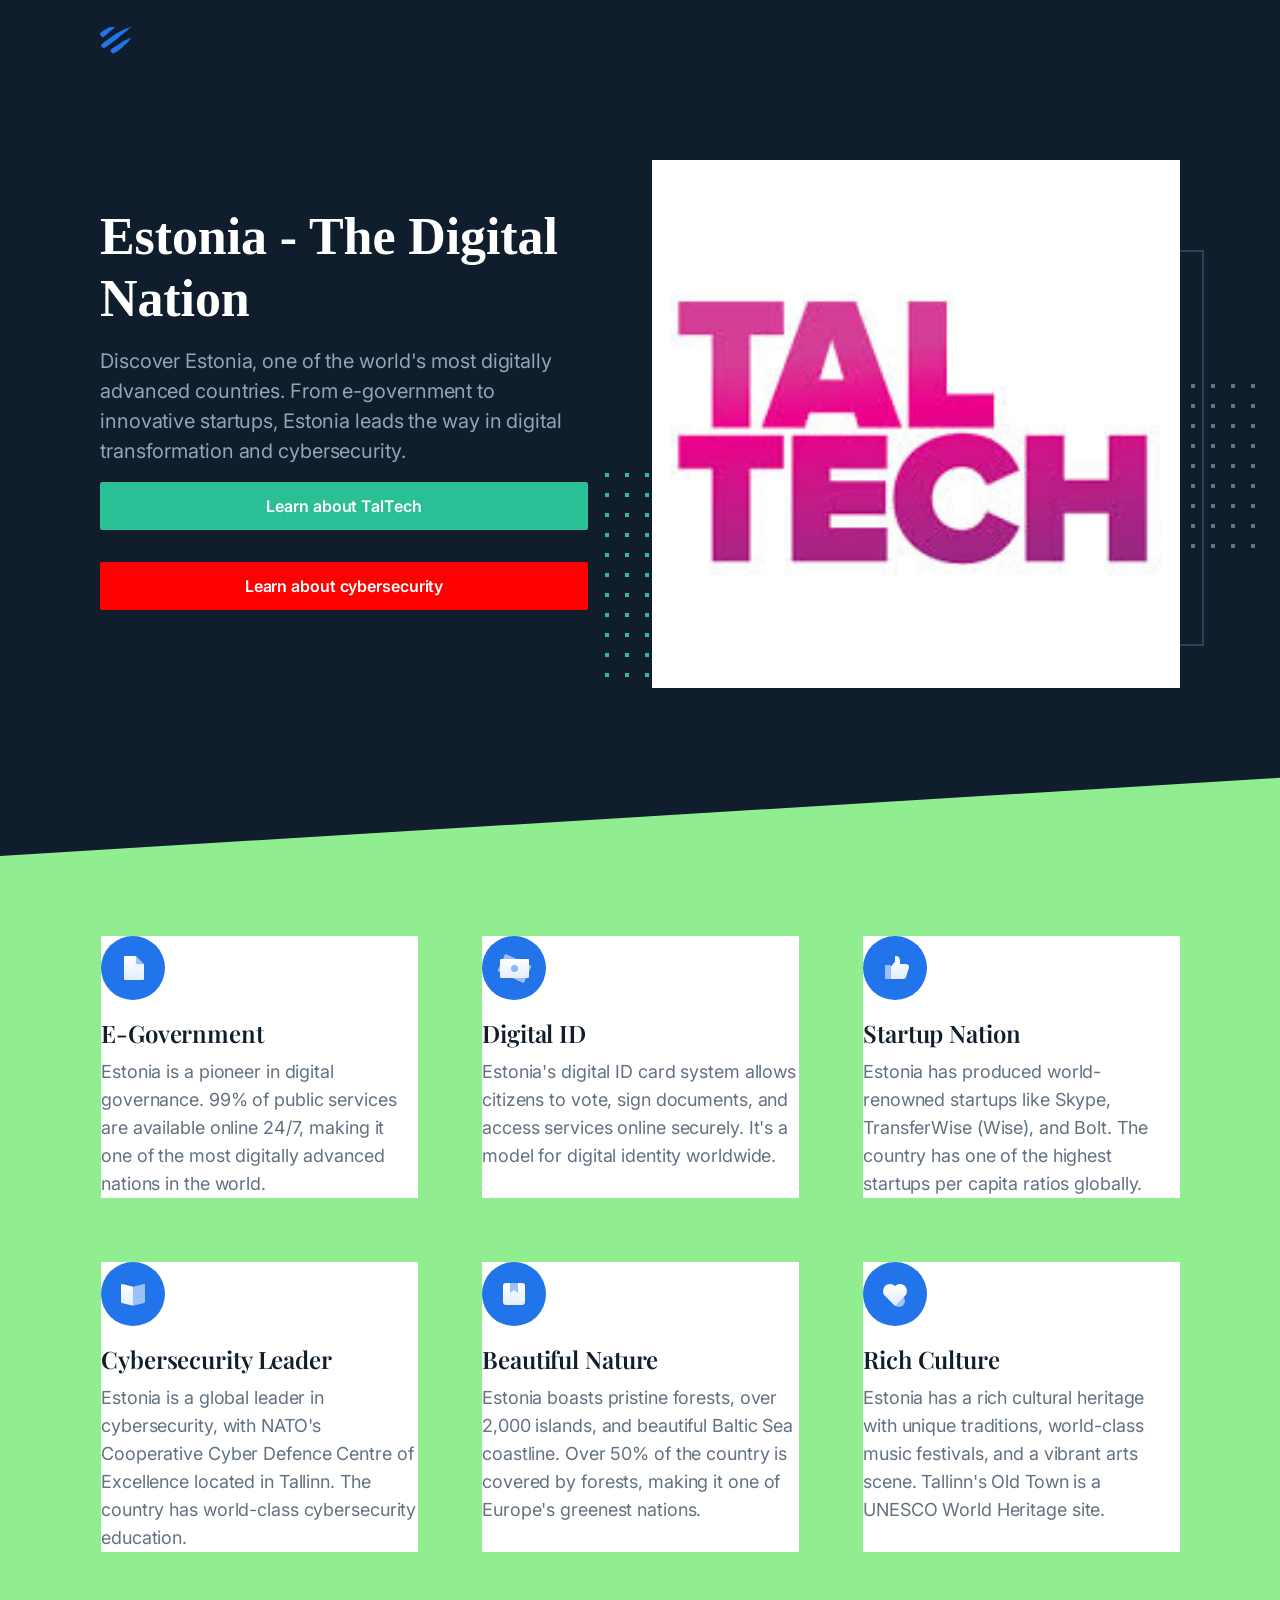
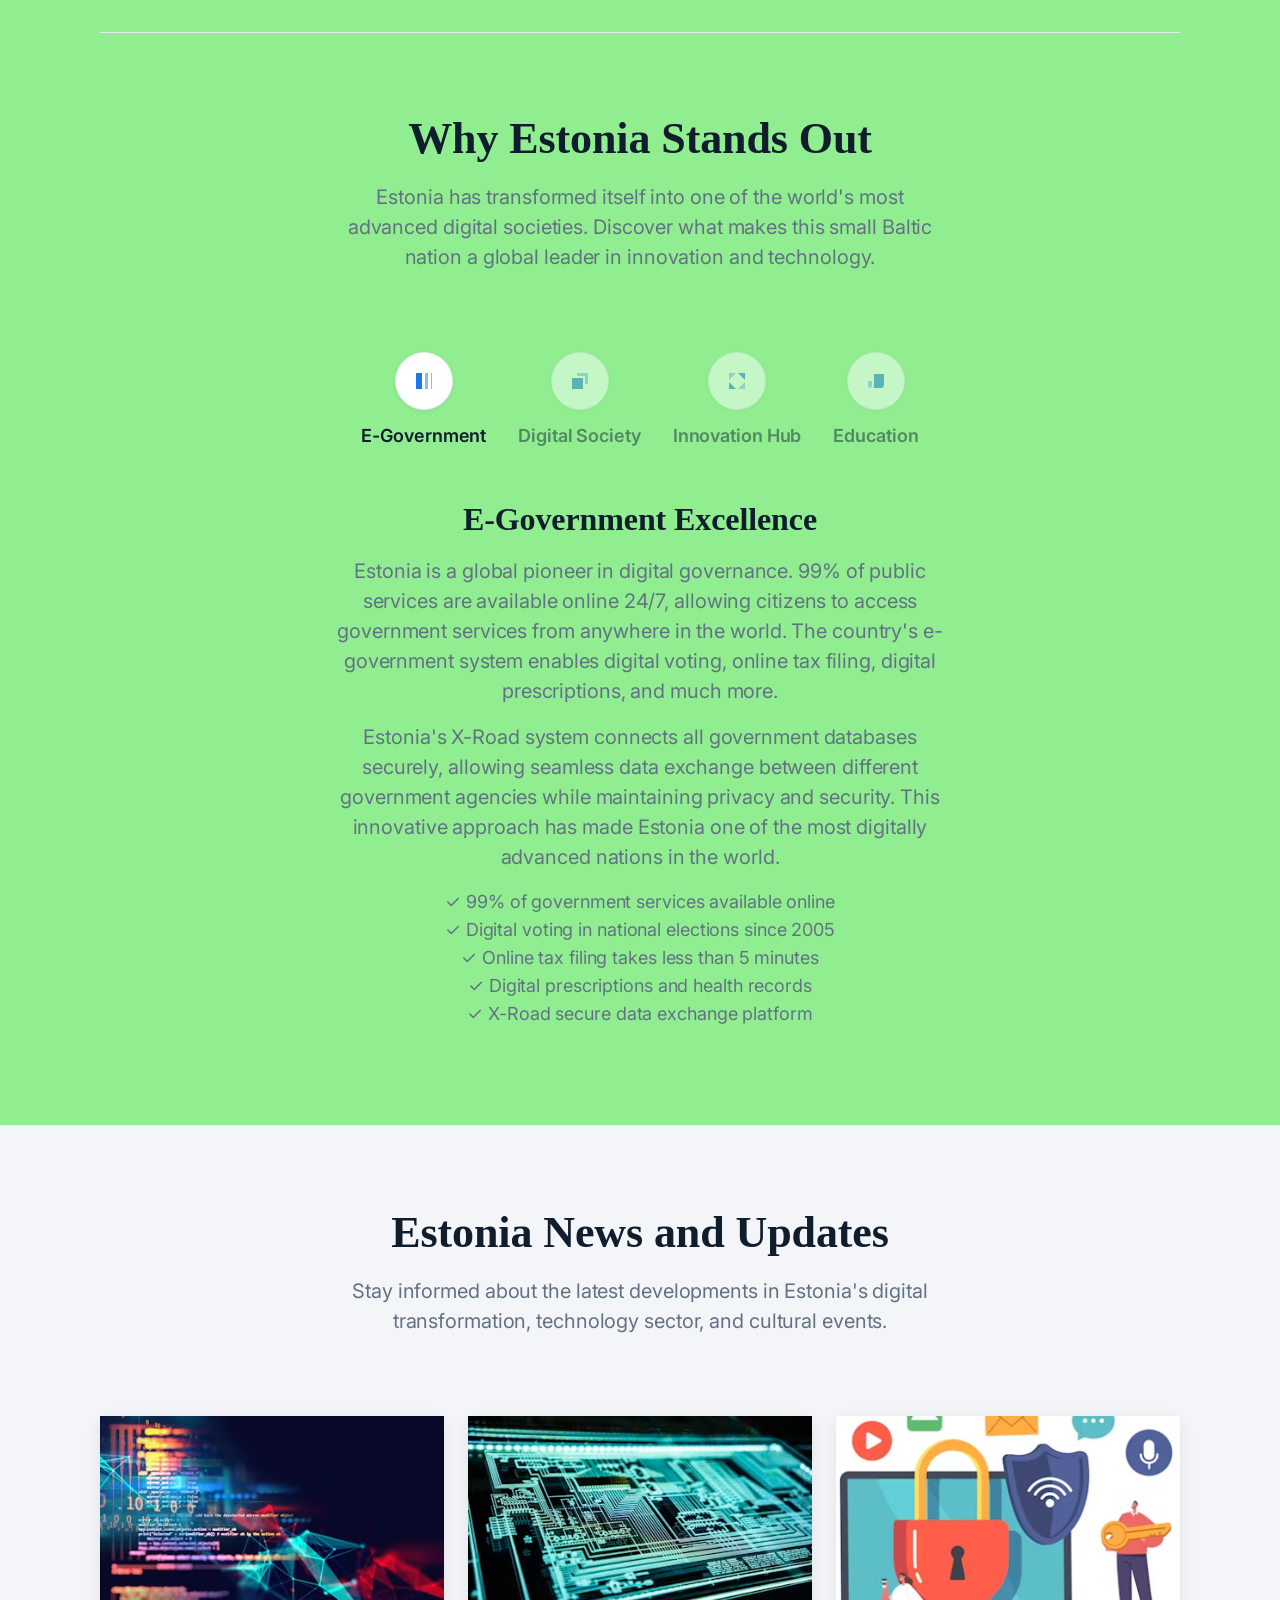
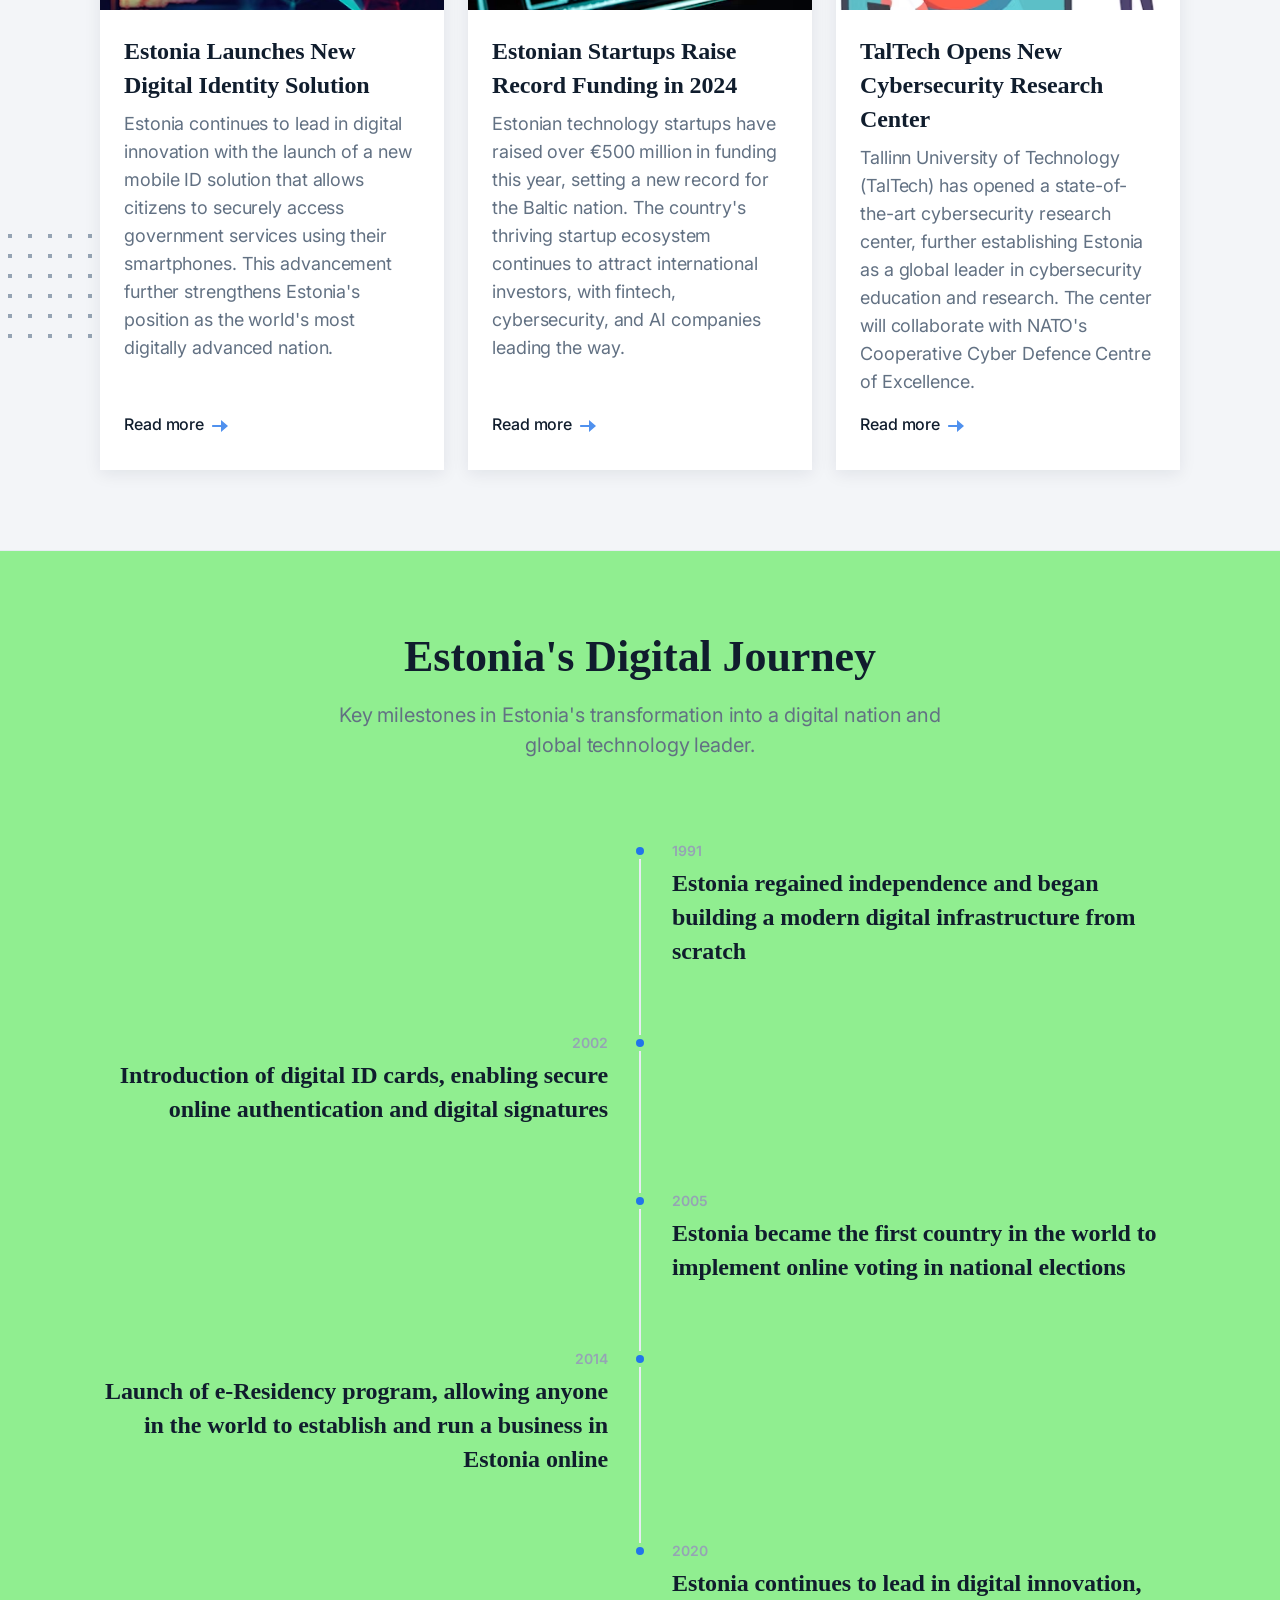
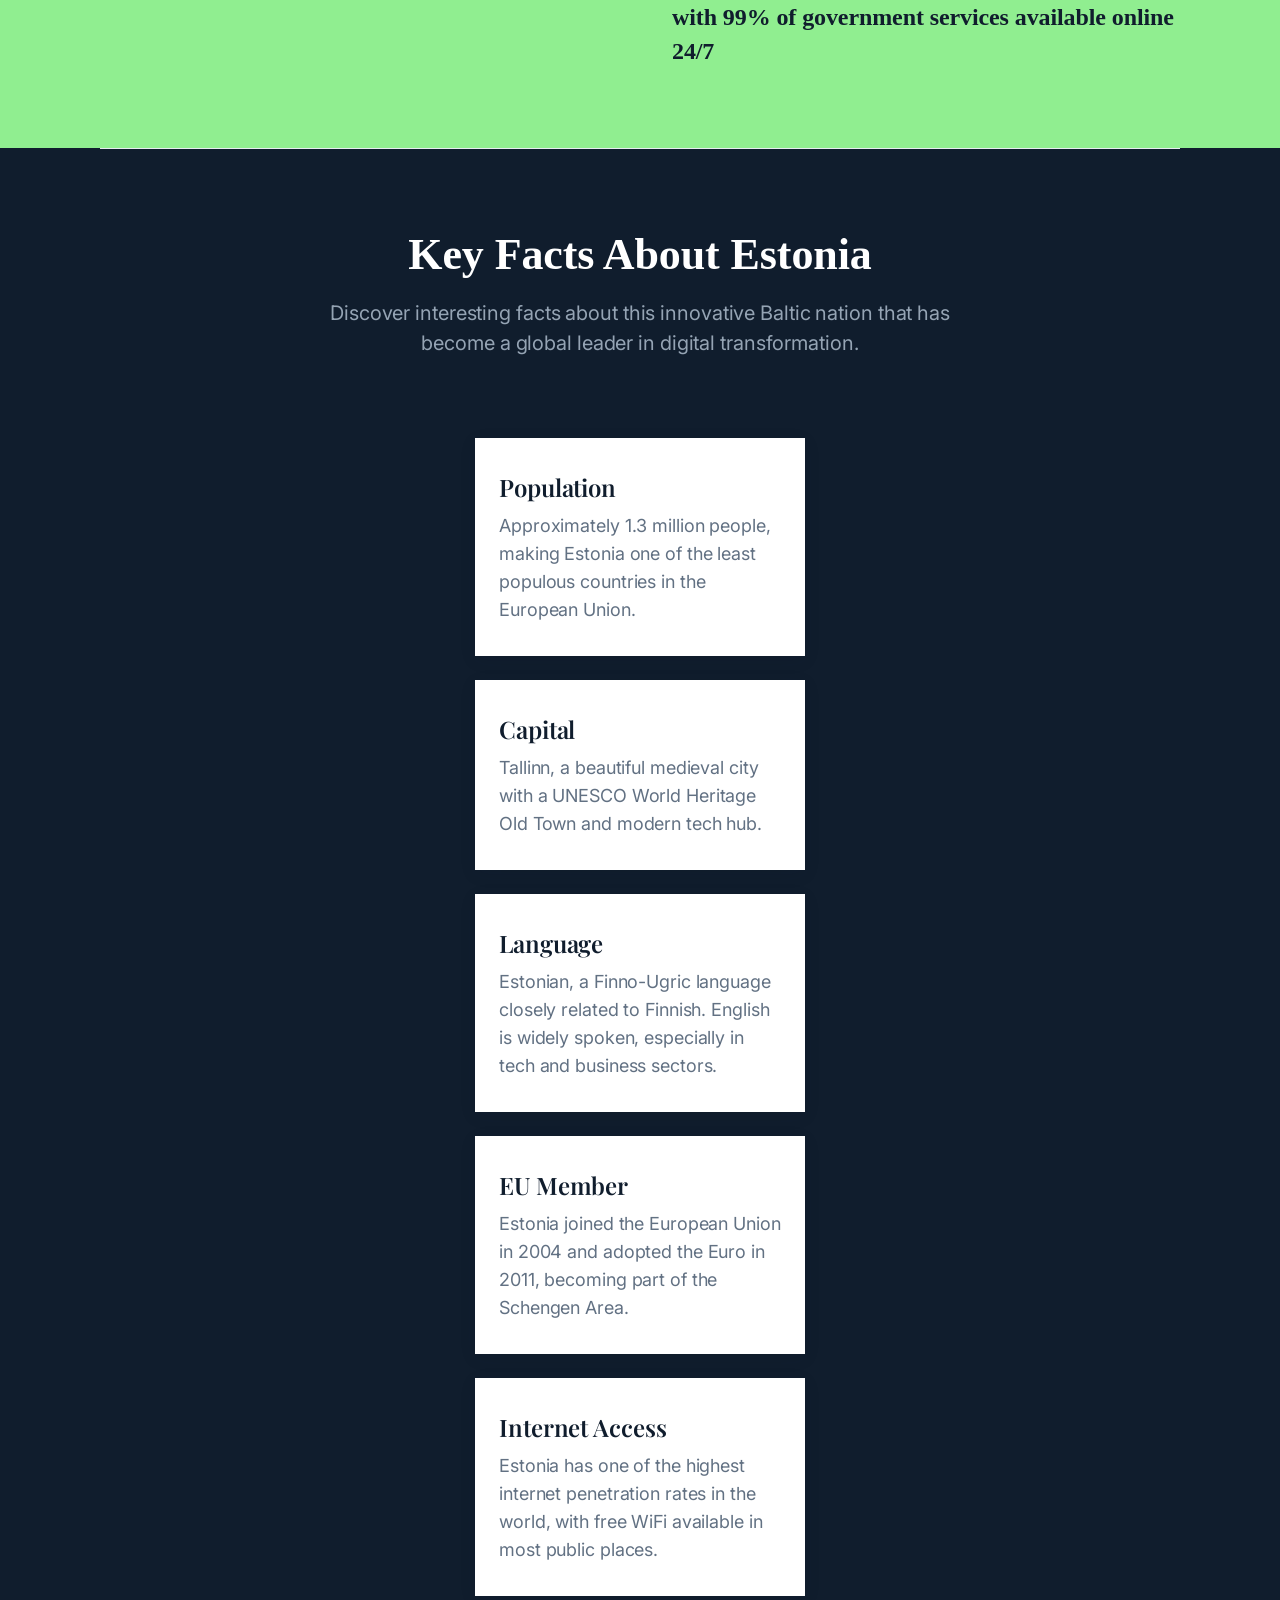
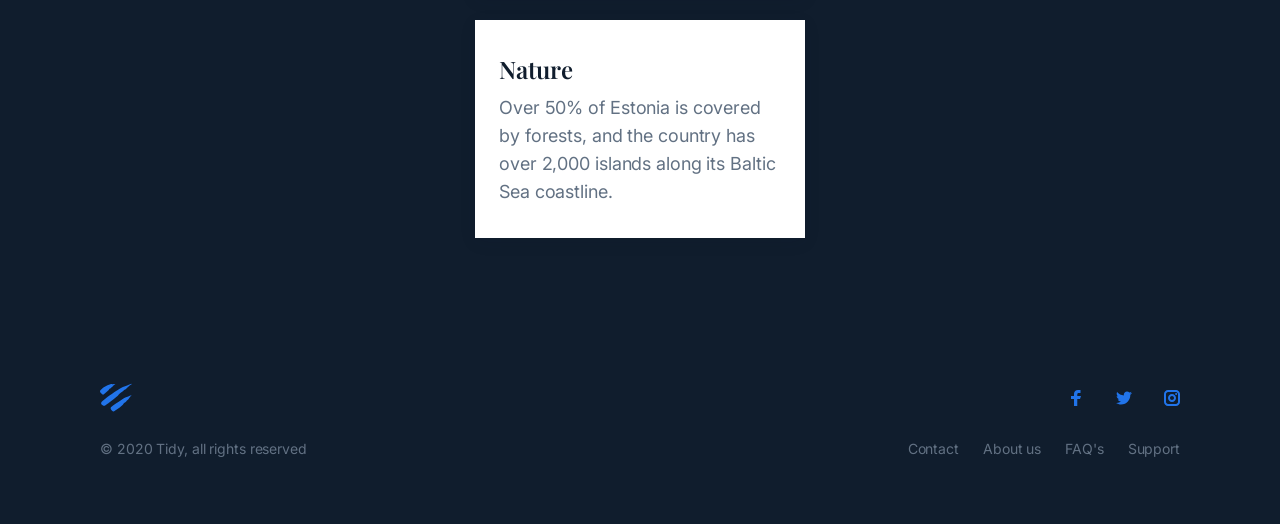
<file: index.html>
<!DOCTYPE html><html lang="en" class="no-js"><head><meta charset="utf-8"><meta http-equiv="X-UA-Compatible" content="IE=edge"><meta name="viewport" content="width=device-width,initial-scale=1"><title>Estonia - Digital Nation</title><link rel="stylesheet" href="css/style.css"><style>body{background-color:lightgreen;}</style><style>
/* Анимация появления текста при прокрутке */
.reveal-from-top,
.reveal-from-bottom,
.reveal-from-side,
.reveal-fade {
    opacity: 0;
    transition: opacity 0.6s ease-out, transform 0.6s ease-out;
}

.reveal-from-top {
    transform: translateY(-30px);
}

.reveal-from-bottom {
    transform: translateY(30px);
}

.reveal-from-side {
    transform: translateX(-30px);
}

.reveal-fade {
    transform: none;
}

.reveal-from-top.is-revealed,
.reveal-from-bottom.is-revealed,
.reveal-from-side.is-revealed,
.reveal-fade.is-revealed {
    opacity: 1;
    transform: translate(0, 0);
}

/* Задержка для элементов с data-reveal-delay */
.reveal-from-top[data-reveal-delay],
.reveal-from-bottom[data-reveal-delay],
.reveal-from-side[data-reveal-delay] {
    transition-delay: calc(var(--delay, 0) * 1ms);
}

/* Анимация вращения для логотипа TAL TECH */
@keyframes rotate {
    from {
        transform: rotate(0deg);
    }
    to {
        transform: rotate(360deg);
    }
}

.hero-figure img[src*="tal-tech-logo"] {
    animation: rotate 20s linear infinite;
    transition: transform 0.3s ease;
}

.hero-figure img[src*="tal-tech-logo"]:hover {
    animation-duration: 5s;
}

/* Шрифт Algerian для всех заголовков */
h1, h2, h3, h4, h5, h6,
.h1, .h2, .h3, .h4, .h5, .h6 {
    font-family: "Algerian", "Algerian Regular", serif;
}

/* Стили для красной кнопки "Learn about cybersecurity" */
a.button[href="cybersecurity.html"] {
    background-color: red !important;
    color: white !important;
    border-color: red !important;
}

a.button[href="cybersecurity.html"]:hover {
    background-color: #cc0000 !important;
    border-color: #cc0000 !important;
    color: white !important;
}

/* Одинаковая ширина для обеих кнопок в hero-секции */
.hero-content .mb-32 > a.button {
    width: 100%;
    display: inline-block;
    text-align: center;
}

/* Кнопка "Наверх" */
.back-to-top {
    position: fixed;
    bottom: 30px;
    right: 30px;
    width: 50px;
    height: 50px;
    background-color: #2174EA;
    color: white;
    border: none;
    border-radius: 50%;
    cursor: pointer;
    display: none;
    align-items: center;
    justify-content: center;
    font-size: 24px;
    z-index: 1000;
    box-shadow: 0 4px 12px rgba(0, 0, 0, 0.15);
    transition: all 0.3s ease;
    opacity: 0;
    transform: translateY(20px);
}

.back-to-top.show {
    display: flex;
    opacity: 1;
    transform: translateY(0);
}

.back-to-top:hover {
    background-color: #1a5bb8;
    transform: translateY(-3px);
    box-shadow: 0 6px 16px rgba(0, 0, 0, 0.2);
}

.back-to-top:active {
    transform: translateY(0);
}

/* Адаптивные стили для мобильных устройств */
@media screen and (max-width: 768px) {
    /* Кнопка "Наверх" для мобильных */
    .back-to-top {
        bottom: 20px;
        right: 20px;
        width: 45px;
        height: 45px;
        font-size: 20px;
    }
    
    /* Адаптивные размеры шрифтов */
    h1 {
        font-size: 2rem !important;
    }
    
    h2 {
        font-size: 1.75rem !important;
    }
    
    h3 {
        font-size: 1.5rem !important;
    }
    
    h4 {
        font-size: 1.25rem !important;
    }
    
    /* Адаптивные отступы */
    .section {
        padding: 3rem 0;
    }
    
    .container {
        padding: 0 1rem;
    }
    
    /* Адаптивные изображения */
    img {
        max-width: 100%;
        height: auto;
    }
    
    /* Адаптивные кнопки */
    .button {
        width: 100%;
        padding: 0.875rem 1.5rem;
        font-size: 0.875rem;
    }
    
    /* Адаптивная hero секция */
    .hero-content {
        text-align: center;
        padding: 2rem 0;
    }
    
    /* Адаптивные табы */
    .tab-list {
        flex-direction: column;
    }
    
    .tab {
        width: 100%;
        margin-bottom: 0.5rem;
    }
}

/* Адаптивные стили для планшетов */
@media screen and (min-width: 769px) and (max-width: 1024px) {
    .container {
        padding: 0 2rem;
    }
    
    .back-to-top {
        bottom: 25px;
        right: 25px;
    }
}

/* Адаптивные стили для очень маленьких экранов */
@media screen and (max-width: 480px) {
    h1 {
        font-size: 1.75rem !important;
    }
    
    h2 {
        font-size: 1.5rem !important;
    }
    
    .section {
        padding: 2rem 0;
    }
    
    .back-to-top {
        bottom: 15px;
        right: 15px;
        width: 40px;
        height: 40px;
        font-size: 18px;
    }
    
    /* Уменьшенные отступы для мобильных */
    .mb-32 {
        margin-bottom: 1.5rem !important;
    }
    
    .mb-16 {
        margin-bottom: 1rem !important;
    }
}
</style></head><body class="has-animations"><div class="body-wrap"><header class="site-header invert-color"><div class="container"><div class="site-header-inner"><div class="brand"><h1 class="m-0"><a href="index.html"><img src="images/logo.svg" alt="Tidy" width="32" height="32"></a></h1></div><button id="header-nav-toggle" class="header-nav-toggle" aria-controls="primary-menu" aria-expanded="false"><span class="screen-reader">Menu</span> <span class="hamburger"><span class="hamburger-inner"></span></span></button><nav id="header-nav" class="header-nav"><div class="header-nav-inner"><ul class="list-reset text-xs header-nav-right"></ul></div></nav></div></div></header><main class="site-content"><section class="hero section has-bg-color invert-color"><div class="container"><div class="hero-inner section-inner"><div class="split-wrap"><div class="split-item"><div class="hero-content split-item-content center-content-mobile reveal-from-top"><h1 class="mt-0 mb-16">Estonia - The Digital Nation</h1><p class="mt-0 mb-16">Discover Estonia, one of the world's most digitally advanced countries. From e-government to innovative startups, Estonia leads the way in digital transformation and cybersecurity.</p><div class="mb-32"><a class="button button-secondary button-wide-mobile" href="about-taltech.html">Learn about TalTech</a></div><div class="mb-32"><a class="button button-wide-mobile" href="cybersecurity.html">Learn about cybersecurity</a></div></div><div class="hero-figure split-item-image split-item-image-fill illustration-element-01 reveal-from-bottom"><a href="https://taltech.ee/" target="_blank" rel="noopener noreferrer"><img src="images/tal-tech-logo.jpg" alt="TAL TECH" width="528" height="396" style="display:block;max-width:100%;height:auto;"></a></div></div></div></div></div></section><section class="features-tiles section"><div class="container"><div class="features-tiles-inner section-inner"><div class="tiles-wrap"><div class="tiles-item reveal-from-bottom" data-reveal-container=".tiles-wrap"><div class="tiles-item-inner"><div class="features-tiles-item-header"><div class="features-tiles-item-image mb-16"><img src="images/feature-tile-icon-01.svg" alt="Feature tile icon 01"></div></div><div class="features-tiles-item-content"><h4 class="mt-0 mb-8">E-Government</h4><p class="m-0 text-sm">Estonia is a pioneer in digital governance. 99% of public services are available online 24/7, making it one of the most digitally advanced nations in the world.</p></div></div></div><div class="tiles-item reveal-from-bottom" data-reveal-container=".tiles-wrap" data-reveal-delay="100"><div class="tiles-item-inner"><div class="features-tiles-item-header"><div class="features-tiles-item-image mb-16"><img src="images/feature-tile-icon-02.svg" alt="Feature tile icon 02"></div></div><div class="features-tiles-item-content"><h4 class="mt-0 mb-8">Digital ID</h4><p class="m-0 text-sm">Estonia's digital ID card system allows citizens to vote, sign documents, and access services online securely. It's a model for digital identity worldwide.</p></div></div></div><div class="tiles-item reveal-from-bottom" data-reveal-container=".tiles-wrap" data-reveal-delay="200"><div class="tiles-item-inner"><div class="features-tiles-item-header"><div class="features-tiles-item-image mb-16"><img src="images/feature-tile-icon-03.svg" alt="Feature tile icon 03"></div></div><div class="features-tiles-item-content"><h4 class="mt-0 mb-8">Startup Nation</h4><p class="m-0 text-sm">Estonia has produced world-renowned startups like Skype, TransferWise (Wise), and Bolt. The country has one of the highest startups per capita ratios globally.</p></div></div></div><div class="tiles-item reveal-from-bottom" data-reveal-container=".tiles-wrap" data-reveal-delay="300"><div class="tiles-item-inner"><div class="features-tiles-item-header"><div class="features-tiles-item-image mb-16"><img src="images/feature-tile-icon-04.svg" alt="Feature tile icon 04"></div></div><div class="features-tiles-item-content"><h4 class="mt-0 mb-8">Cybersecurity Leader</h4><p class="m-0 text-sm">Estonia is a global leader in cybersecurity, with NATO's Cooperative Cyber Defence Centre of Excellence located in Tallinn. The country has world-class cybersecurity education.</p></div></div></div><div class="tiles-item reveal-from-bottom" data-reveal-container=".tiles-wrap" data-reveal-delay="400"><div class="tiles-item-inner"><div class="features-tiles-item-header"><div class="features-tiles-item-image mb-16"><img src="images/feature-tile-icon-05.svg" alt="Feature tile icon 05"></div></div><div class="features-tiles-item-content"><h4 class="mt-0 mb-8">Beautiful Nature</h4><p class="m-0 text-sm">Estonia boasts pristine forests, over 2,000 islands, and beautiful Baltic Sea coastline. Over 50% of the country is covered by forests, making it one of Europe's greenest nations.</p></div></div></div><div class="tiles-item reveal-from-bottom" data-reveal-container=".tiles-wrap" data-reveal-delay="500"><div class="tiles-item-inner"><div class="features-tiles-item-header"><div class="features-tiles-item-image mb-16"><img src="images/feature-tile-icon-06.svg" alt="Feature tile icon 06"></div></div><div class="features-tiles-item-content"><h4 class="mt-0 mb-8">Rich Culture</h4><p class="m-0 text-sm">Estonia has a rich cultural heritage with unique traditions, world-class music festivals, and a vibrant arts scene. Tallinn's Old Town is a UNESCO World Heritage site.</p></div></div></div></div></div></div></section><section class="features-tabs section center-content has-bottom-divider"><div class="container"><div class="features-tabs-inner section-inner has-top-divider"><div class="section-header center-content"><div class="container-xs"><h2 class="mt-0 mb-16">Why Estonia Stands Out</h2><p class="m-0">Estonia has transformed itself into one of the world's most advanced digital societies. Discover what makes this small Baltic nation a global leader in innovation and technology.</p></div></div><div class="tabs"><ul class="tab-list list-reset mb-0"><li class="tab is-active" role="tab" aria-controls="tab-a"><div class="features-tabs-tab-image mb-12"><img src="images/features-tabs-icon-01.svg" alt="Tab icon 01" width="56" height="56"></div><div class="text-color-high fw-600 text-sm">E-Government</div></li><li class="tab" role="tab" aria-controls="tab-b"><div class="features-tabs-tab-image mb-12"><img src="images/features-tabs-icon-02.svg" alt="Tab icon 02" width="56" height="56"></div><div class="text-color-high fw-600 text-sm">Digital Society</div></li><li class="tab" role="tab" aria-controls="tab-c"><div class="features-tabs-tab-image mb-12"><img src="images/features-tabs-icon-03.svg" alt="Tab icon 03" width="56" height="56"></div><div class="text-color-high fw-600 text-sm">Innovation Hub</div></li><li class="tab" role="tab" aria-controls="tab-d"><div class="features-tabs-tab-image mb-12"><img src="images/features-tabs-icon-04.svg" alt="Tab icon 04" width="56" height="56"></div><div class="text-color-high fw-600 text-sm">Education</div></li></ul><div id="tab-a" class="tab-panel" role="tabpanel"><div class="container-xs"><h3 class="mt-0 mb-16">E-Government Excellence</h3><p class="mb-16">Estonia is a global pioneer in digital governance. 99% of public services are available online 24/7, allowing citizens to access government services from anywhere in the world. The country's e-government system enables digital voting, online tax filing, digital prescriptions, and much more.</p><p class="mb-16">Estonia's X-Road system connects all government databases securely, allowing seamless data exchange between different government agencies while maintaining privacy and security. This innovative approach has made Estonia one of the most digitally advanced nations in the world.</p><ul class="list-reset text-sm"><li class="mb-8">✓ 99% of government services available online</li><li class="mb-8">✓ Digital voting in national elections since 2005</li><li class="mb-8">✓ Online tax filing takes less than 5 minutes</li><li class="mb-8">✓ Digital prescriptions and health records</li><li class="mb-8">✓ X-Road secure data exchange platform</li></ul></div></div><div id="tab-b" class="tab-panel" role="tabpanel"><div class="container-xs"><h3 class="mt-0 mb-16">Digital Society</h3><p class="mb-16">Estonia has created a truly digital society where almost every aspect of daily life can be managed online. From digital ID cards to mobile parking, Estonians enjoy unprecedented convenience and efficiency in their interactions with both public and private services.</p><p class="mb-16">The country's digital infrastructure supports everything from banking and shopping to education and healthcare. Free WiFi is available throughout the country, and digital literacy is among the highest in the world, making Estonia a model for digital transformation globally.</p><ul class="list-reset text-sm"><li class="mb-8">✓ Digital ID cards for secure online authentication</li><li class="mb-8">✓ Mobile parking and public transport payments</li><li class="mb-8">✓ Free WiFi available nationwide</li><li class="mb-8">✓ Digital signatures legally equivalent to handwritten</li><li class="mb-8">✓ High digital literacy across all age groups</li></ul></div></div><div id="tab-c" class="tab-panel" role="tabpanel"><div class="container-xs"><h3 class="mt-0 mb-16">Innovation Hub</h3><p class="mb-16">Estonia has become a global innovation hub, producing world-renowned startups like Skype, TransferWise (Wise), Bolt, and Pipedrive. The country has one of the highest startups per capita ratios in the world, with over 1,000 startups operating in Estonia.</p><p class="mb-16">The e-Residency program allows entrepreneurs from anywhere in the world to establish and run a business in Estonia online. This innovative program has attracted over 100,000 e-residents from 170+ countries, making Estonia a truly borderless digital nation.</p><ul class="list-reset text-sm"><li class="mb-8">✓ Home to Skype, Wise, Bolt, and other unicorns</li><li class="mb-8">✓ Over 1,000 active startups</li><li class="mb-8">✓ E-Residency program for global entrepreneurs</li><li class="mb-8">✓ One of the highest startups per capita ratios</li><li class="mb-8">✓ Strong support for tech innovation and R&D</li></ul></div></div><div id="tab-d" class="tab-panel" role="tabpanel"><div class="container-xs"><h3 class="mt-0 mb-16">World-Class Education</h3><p class="mb-16">Estonia boasts excellent education system with world-class universities like Tallinn University of Technology (TalTech) and University of Tartu. The country consistently ranks among the top performers in international education assessments like PISA.</p><p class="mb-16">Estonian universities are leaders in technology, cybersecurity, and engineering education. Programs are available in both Estonian and English, attracting international students from around the world. The country's focus on digital skills and innovation makes it an ideal destination for tech education.</p><ul class="list-reset text-sm"><li class="mb-8">✓ Top rankings in PISA international assessments</li><li class="mb-8">✓ World-class universities (TalTech, University of Tartu)</li><li class="mb-8">✓ Leading cybersecurity and IT programs</li><li class="mb-8">✓ Programs available in English and Estonian</li><li class="mb-8">✓ Strong focus on digital skills and innovation</li></ul></div></div></div></div></div></section><section class="news section illustration-section-01"><div class="container"><div class="news-inner section-inner"><div class="section-header center-content"><div class="container-xs"><h2 class="mt-0 mb-16">Estonia News and Updates</h2><p class="mb-0">Stay informed about the latest developments in Estonia's digital transformation, technology sector, and cultural events.</p></div></div><div class="tiles-wrap"><article class="tiles-item reveal-from-bottom"><div class="tiles-item-inner has-shadow"><figure class="news-item-image m-0"><img src="images/cybersecurity-news-01.jpg" alt="Cybersecurity News 01" width="344" height="194" style="width:100%;height:194px;object-fit:cover;"></figure><div class="news-item-content"><div class="news-item-body"><h3 class="news-item-title h4 mt-0 mb-8"><a href="https://e-estonia.com/" target="_blank" rel="noopener noreferrer">Estonia Launches New Digital Identity Solution</a></h3><p class="mb-16 text-sm">Estonia continues to lead in digital innovation with the launch of a new mobile ID solution that allows citizens to securely access government services using their smartphones. This advancement further strengthens Estonia's position as the world's most digitally advanced nation.</p></div><div class="news-item-more text-xs mb-8"><a href="https://e-estonia.com/" target="_blank" rel="noopener noreferrer">Read more</a></div></div></div></article><article class="tiles-item reveal-from-bottom" data-reveal-delay="200"><div class="tiles-item-inner has-shadow"><figure class="news-item-image m-0"><img src="images/cybersecurity-news-02.jpg" alt="Cybersecurity News 02" width="344" height="194" style="width:100%;height:194px;object-fit:cover;"></figure><div class="news-item-content"><div class="news-item-body"><h3 class="news-item-title h4 mt-0 mb-8"><a href="https://www.estonianworld.com/technology/" target="_blank" rel="noopener noreferrer">Estonian Startups Raise Record Funding in 2024</a></h3><p class="mb-16 text-sm">Estonian technology startups have raised over €500 million in funding this year, setting a new record for the Baltic nation. The country's thriving startup ecosystem continues to attract international investors, with fintech, cybersecurity, and AI companies leading the way.</p></div><div class="news-item-more text-xs mb-8"><a href="https://www.estonianworld.com/technology/" target="_blank" rel="noopener noreferrer">Read more</a></div></div></div></article><article class="tiles-item reveal-from-bottom" data-reveal-delay="400"><div class="tiles-item-inner has-shadow"><figure class="news-item-image m-0"><img src="images/cybersecurity-news-03.jpg" alt="Cybersecurity News 03" width="344" height="194" style="width:100%;height:194px;object-fit:cover;"></figure><div class="news-item-content"><div class="news-item-body"><h3 class="news-item-title h4 mt-0 mb-8"><a href="https://taltech.ee/en" target="_blank" rel="noopener noreferrer">TalTech Opens New Cybersecurity Research Center</a></h3><p class="mb-16 text-sm">Tallinn University of Technology (TalTech) has opened a state-of-the-art cybersecurity research center, further establishing Estonia as a global leader in cybersecurity education and research. The center will collaborate with NATO's Cooperative Cyber Defence Centre of Excellence.</p></div><div class="news-item-more text-xs mb-8"><a href="https://taltech.ee/en" target="_blank" rel="noopener noreferrer">Read more</a></div></div></div></article></div></div></div></section><section class="roadmap section has-top-divider"><div class="container"><div class="roadmap-inner section-inner"><div class="section-header center-content"><div class="container-xs"><h2 class="mt-0 mb-16">Estonia's Digital Journey</h2><p class="mb-0">Key milestones in Estonia's transformation into a digital nation and global technology leader.</p></div></div><div class="timeline"><div class="timeline-wrap"><div class="timeline-item"><div class="timeline-item-inner"><div class="timeline-item-header text-color-low tt-u mb-4 reveal-fade">1991</div><div class="timeline-item-content fw-700 h4 m-0 reveal-from-side">Estonia regained independence and began building a modern digital infrastructure from scratch</div></div></div><div class="timeline-item"><div class="timeline-item-inner"><div class="timeline-item-header text-color-low tt-u mb-4 reveal-fade">2002</div><div class="timeline-item-content fw-700 h4 m-0 reveal-from-side">Introduction of digital ID cards, enabling secure online authentication and digital signatures</div></div></div><div class="timeline-item"><div class="timeline-item-inner"><div class="timeline-item-header text-color-low tt-u mb-4 reveal-fade">2005</div><div class="timeline-item-content fw-700 h4 m-0 reveal-from-side">Estonia became the first country in the world to implement online voting in national elections</div></div></div><div class="timeline-item"><div class="timeline-item-inner"><div class="timeline-item-header text-color-low tt-u mb-4 reveal-fade">2014</div><div class="timeline-item-content fw-700 h4 m-0 reveal-from-side">Launch of e-Residency program, allowing anyone in the world to establish and run a business in Estonia online</div></div></div><div class="timeline-item"><div class="timeline-item-inner"><div class="timeline-item-header text-color-low tt-u mb-4 reveal-fade">2020</div><div class="timeline-item-content fw-700 h4 m-0 reveal-from-side">Estonia continues to lead in digital innovation, with 99% of government services available online 24/7</div></div></div></div></div></div></div></section><section class="section has-bg-color"><div class="container"><div class="section-inner has-top-divider"><div class="container-xs"><div class="section-header center-content invert-color"><h2 class="mt-0 mb-16">Key Facts About Estonia</h2><p class="m-0">Discover interesting facts about this innovative Baltic nation that has become a global leader in digital transformation.</p></div><div class="tiles-wrap"><div class="tiles-item reveal-from-bottom" data-reveal-container=".tiles-wrap"><div class="tiles-item-inner has-shadow"><div class="features-tiles-item-content"><h4 class="mt-0 mb-8">Population</h4><p class="m-0 text-sm">Approximately 1.3 million people, making Estonia one of the least populous countries in the European Union.</p></div></div></div><div class="tiles-item reveal-from-bottom" data-reveal-container=".tiles-wrap" data-reveal-delay="100"><div class="tiles-item-inner has-shadow"><div class="features-tiles-item-content"><h4 class="mt-0 mb-8">Capital</h4><p class="m-0 text-sm">Tallinn, a beautiful medieval city with a UNESCO World Heritage Old Town and modern tech hub.</p></div></div></div><div class="tiles-item reveal-from-bottom" data-reveal-container=".tiles-wrap" data-reveal-delay="200"><div class="tiles-item-inner has-shadow"><div class="features-tiles-item-content"><h4 class="mt-0 mb-8">Language</h4><p class="m-0 text-sm">Estonian, a Finno-Ugric language closely related to Finnish. English is widely spoken, especially in tech and business sectors.</p></div></div></div><div class="tiles-item reveal-from-bottom" data-reveal-container=".tiles-wrap" data-reveal-delay="300"><div class="tiles-item-inner has-shadow"><div class="features-tiles-item-content"><h4 class="mt-0 mb-8">EU Member</h4><p class="m-0 text-sm">Estonia joined the European Union in 2004 and adopted the Euro in 2011, becoming part of the Schengen Area.</p></div></div></div><div class="tiles-item reveal-from-bottom" data-reveal-container=".tiles-wrap" data-reveal-delay="400"><div class="tiles-item-inner has-shadow"><div class="features-tiles-item-content"><h4 class="mt-0 mb-8">Internet Access</h4><p class="m-0 text-sm">Estonia has one of the highest internet penetration rates in the world, with free WiFi available in most public places.</p></div></div></div><div class="tiles-item reveal-from-bottom" data-reveal-container=".tiles-wrap" data-reveal-delay="500"><div class="tiles-item-inner has-shadow"><div class="features-tiles-item-content"><h4 class="mt-0 mb-8">Nature</h4><p class="m-0 text-sm">Over 50% of Estonia is covered by forests, and the country has over 2,000 islands along its Baltic Sea coastline.</p></div></div></div></div></div></div></div></section></main><footer class="site-footer center-content-mobile invert-color"><div class="container"><div class="site-footer-inner"><div class="footer-top space-between text-xxs"><div class="brand"><a href="index.html"><img src="images/logo.svg" alt="Tidy" width="32" height="32"></a></div><div class="footer-social"><ul class="list-reset"><li><a href="#"><svg width="16" height="16" viewBox="0 0 16 16" xmlns="http://www.w3.org/2000/svg"><title>Facebook</title><path d="M6.023 16L6 9H3V6h3V4c0-2.7 1.672-4 4.08-4 1.153 0 2.144.086 2.433.124v2.821h-1.67c-1.31 0-1.563.623-1.563 1.536V6H13l-1 3H9.28v7H6.023z"/></svg></a></li><li><a href="#"><svg width="16" height="16" viewBox="0 0 16 16" xmlns="http://www.w3.org/2000/svg"><title>Twitter</title><path d="M16 3c-.6.3-1.2.4-1.9.5.7-.4 1.2-1 1.4-1.8-.6.4-1.3.6-2.1.8-.6-.6-1.5-1-2.4-1-1.7 0-3.2 1.5-3.2 3.3 0 .3 0 .5.1.7-2.7-.1-5.2-1.4-6.8-3.4-.3.5-.4 1-.4 1.7 0 1.1.6 2.1 1.5 2.7-.5 0-1-.2-1.5-.4C.7 7.7 1.8 9 3.3 9.3c-.3.1-.6.1-.9.1-.2 0-.4 0-.6-.1.4 1.3 1.6 2.3 3.1 2.3-1.1.9-2.5 1.4-4.1 1.4H0c1.5.9 3.2 1.5 5 1.5 6 0 9.3-5 9.3-9.3v-.4C15 4.3 15.6 3.7 16 3z"/></svg></a></li><li><a href="#"><svg width="16" height="16" viewBox="0 0 16 16" xmlns="http://www.w3.org/2000/svg"><title>Instagram</title><g><circle cx="12.145" cy="3.892" r="1"/><path d="M8 12c-2.206 0-4-1.794-4-4s1.794-4 4-4 4 1.794 4 4-1.794 4-4 4zm0-6c-1.103 0-2 .897-2 2s.897 2 2 2 2-.897 2-2-.897-2-2-2z"/><path d="M12 16H4c-2.056 0-4-1.944-4-4V4c0-2.056 1.944-4 4-4h8c2.056 0 4 1.944 4 4v8c0 2.056-1.944 4-4 4zM4 2c-.935 0-2 1.065-2 2v8c0 .953 1.047 2 2 2h8c.935 0 2-1.065 2-2V4c0-.935-1.065-2-2-2H4z"/></g></svg></a></li></ul></div></div><div class="footer-bottom space-between text-xxs invert-order-desktop"><nav class="footer-nav"><ul class="list-reset"><li><a href="#">Contact</a></li><li><a href="#">About us</a></li><li><a href="#">FAQ's</a></li><li><a href="#">Support</a></li></ul></nav><div class="footer-copyright">&copy; 2020 Tidy, all rights reserved</div></div></div></div></footer></div><script src="js/main.min.js"></script><script src="scripts/reveal-animations.js"></script><script src="scripts/back-to-top.js"></script></body></html>
</file>
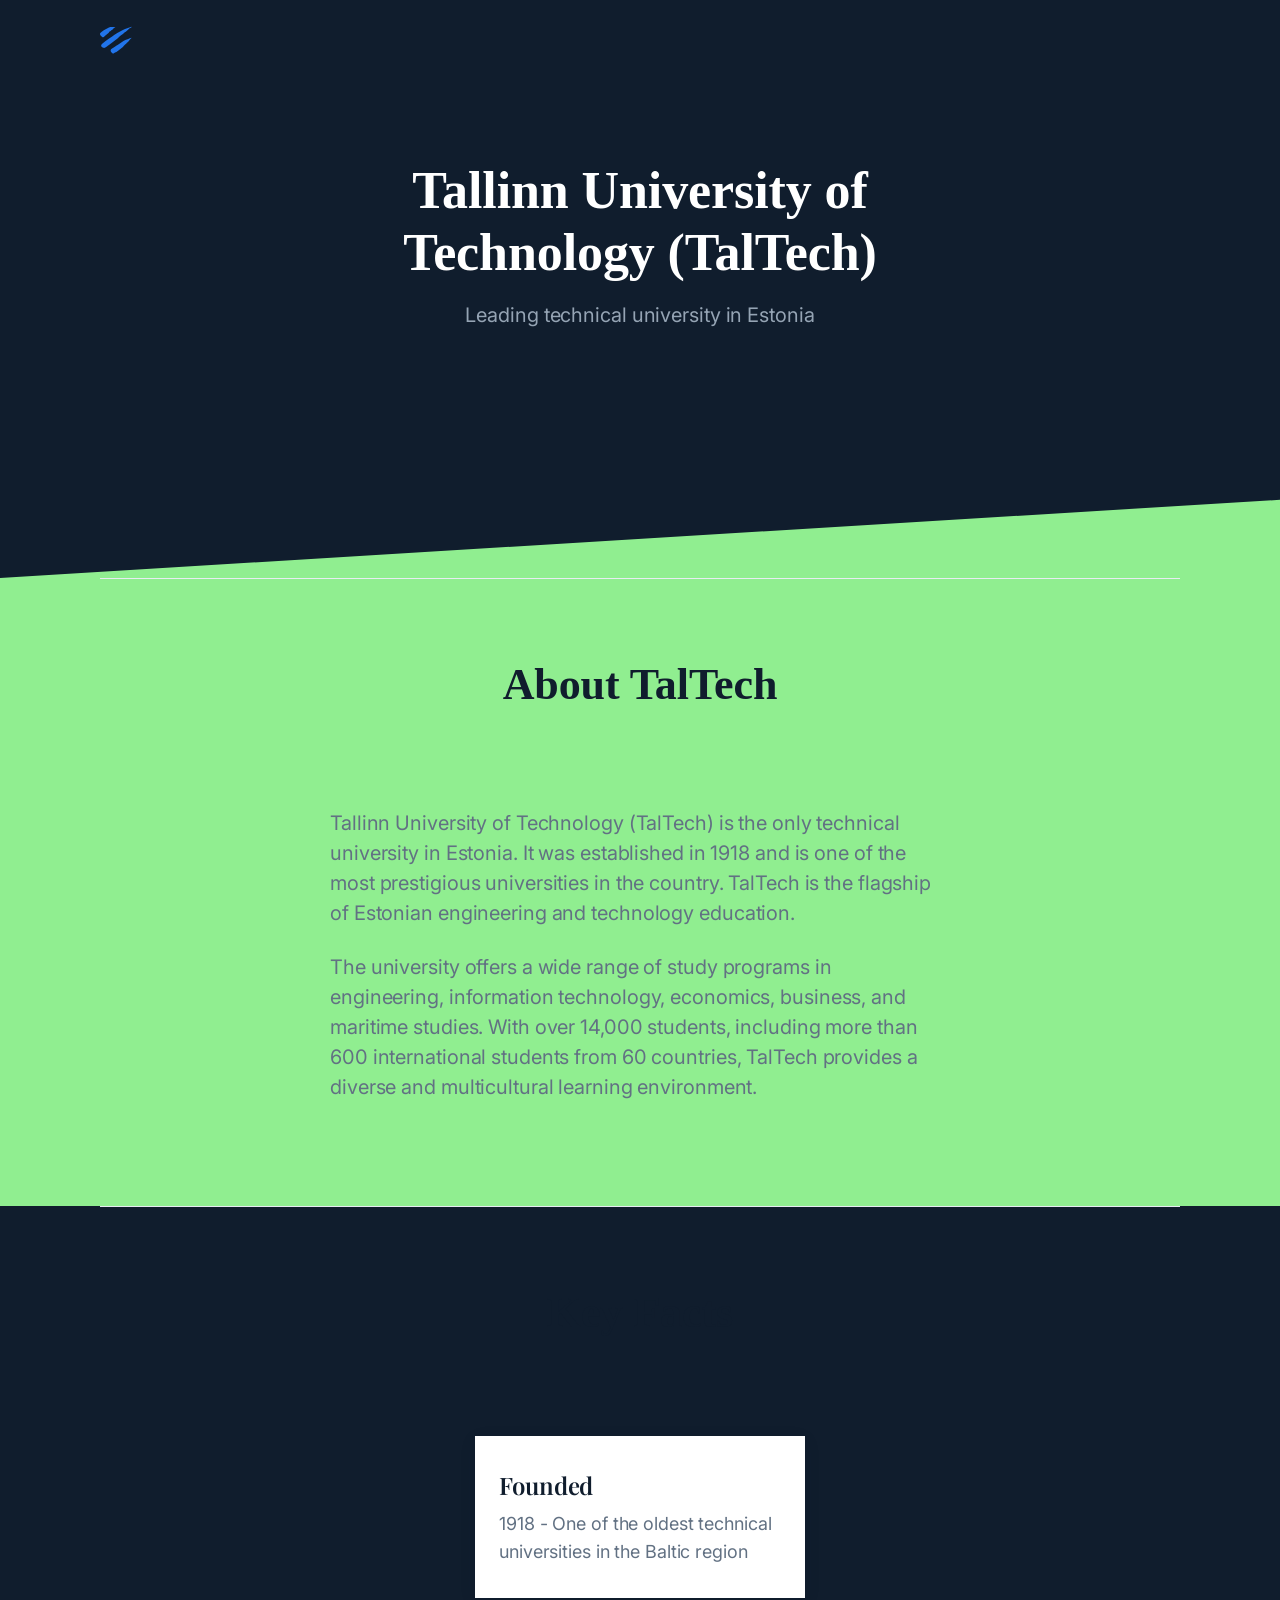
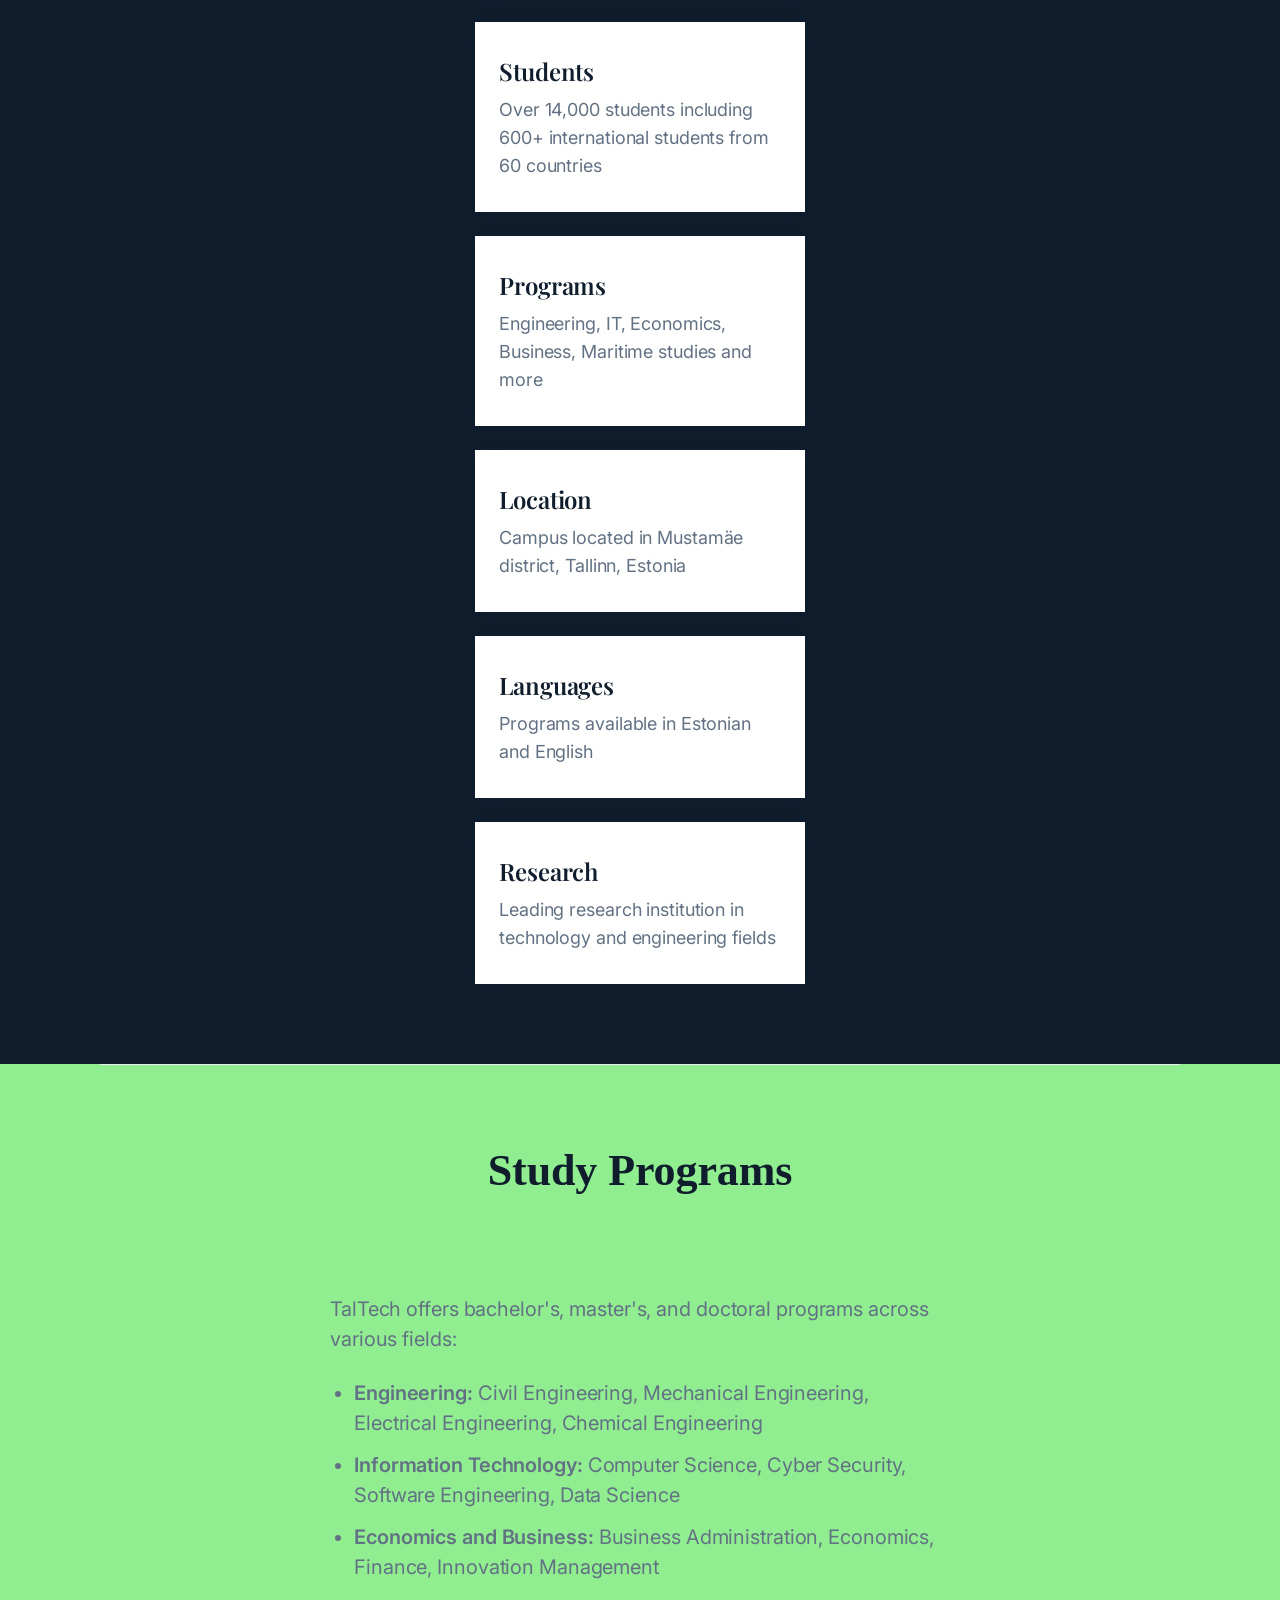
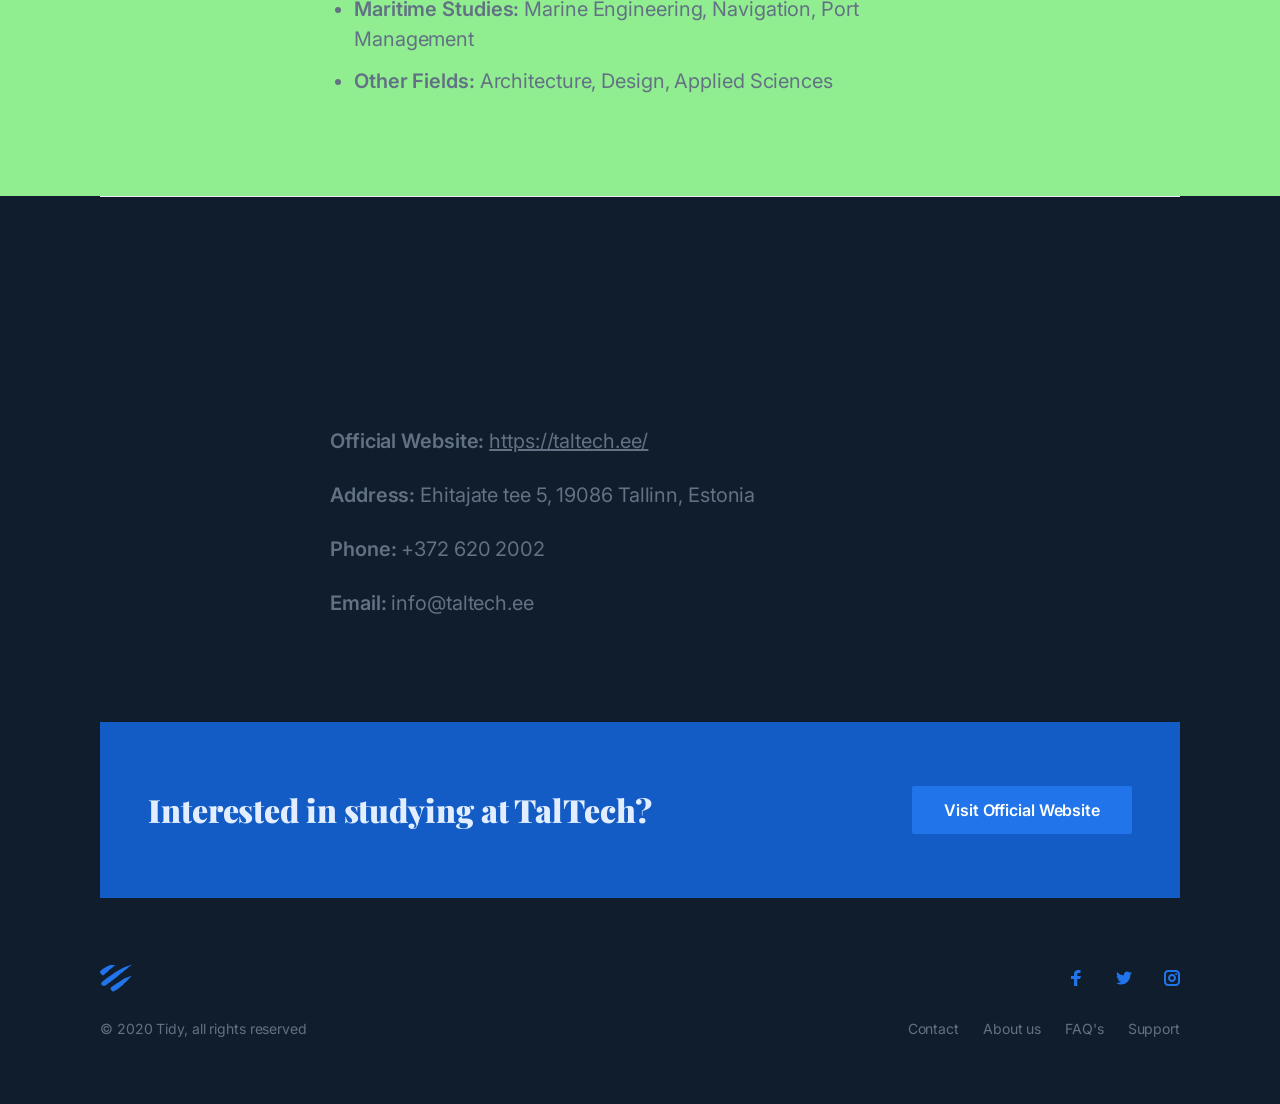
<file: about-taltech.html>
<!DOCTYPE html><html lang="en" class="no-js"><head><meta charset="utf-8"><meta http-equiv="X-UA-Compatible" content="IE=edge"><meta name="viewport" content="width=device-width,initial-scale=1"><title>About TalTech - Tidy Template</title><link rel="stylesheet" href="css/style.css"><style>body{background-color:lightgreen;}</style><style>
/* Анимация появления текста при прокрутке */
.reveal-from-top,
.reveal-from-bottom,
.reveal-from-side,
.reveal-fade {
    opacity: 0;
    transition: opacity 0.6s ease-out, transform 0.6s ease-out;
}

.reveal-from-top {
    transform: translateY(-30px);
}

.reveal-from-bottom {
    transform: translateY(30px);
}

.reveal-from-side {
    transform: translateX(-30px);
}

.reveal-fade {
    transform: none;
}

.reveal-from-top.is-revealed,
.reveal-from-bottom.is-revealed,
.reveal-from-side.is-revealed,
.reveal-fade.is-revealed {
    opacity: 1;
    transform: translate(0, 0);
}

.reveal-from-top[data-reveal-delay],
.reveal-from-bottom[data-reveal-delay],
.reveal-from-side[data-reveal-delay] {
    transition-delay: calc(var(--delay, 0) * 1ms);
}

/* Шрифт Algerian для всех заголовков */
h1, h2, h3, h4, h5, h6,
.h1, .h2, .h3, .h4, .h5, .h6 {
    font-family: "Algerian", "Algerian Regular", serif;
}

/* Кнопка "Наверх" */
.back-to-top {
    position: fixed;
    bottom: 30px;
    right: 30px;
    width: 50px;
    height: 50px;
    background-color: #2174EA;
    color: white;
    border: none;
    border-radius: 50%;
    cursor: pointer;
    display: none;
    align-items: center;
    justify-content: center;
    font-size: 24px;
    z-index: 1000;
    box-shadow: 0 4px 12px rgba(0, 0, 0, 0.15);
    transition: all 0.3s ease;
    opacity: 0;
    transform: translateY(20px);
}

.back-to-top.show {
    display: flex;
    opacity: 1;
    transform: translateY(0);
}

.back-to-top:hover {
    background-color: #1a5bb8;
    transform: translateY(-3px);
    box-shadow: 0 6px 16px rgba(0, 0, 0, 0.2);
}

.back-to-top:active {
    transform: translateY(0);
}

/* Адаптивные стили для мобильных устройств */
@media screen and (max-width: 768px) {
    /* Кнопка "Наверх" для мобильных */
    .back-to-top {
        bottom: 20px;
        right: 20px;
        width: 45px;
        height: 45px;
        font-size: 20px;
    }
    
    /* Адаптивные размеры шрифтов */
    h1 {
        font-size: 2rem !important;
    }
    
    h2 {
        font-size: 1.75rem !important;
    }
    
    h3 {
        font-size: 1.5rem !important;
    }
    
    h4 {
        font-size: 1.25rem !important;
    }
    
    /* Адаптивные отступы */
    .section {
        padding: 3rem 0;
    }
    
    .container {
        padding: 0 1rem;
    }
    
    /* Адаптивные изображения */
    img {
        max-width: 100%;
        height: auto;
    }
    
    /* Адаптивные кнопки */
    .button {
        width: 100%;
        padding: 0.875rem 1.5rem;
        font-size: 0.875rem;
    }
    
    /* Адаптивная hero секция */
    .hero-content {
        text-align: center;
        padding: 2rem 0;
    }
}

/* Адаптивные стили для планшетов */
@media screen and (min-width: 769px) and (max-width: 1024px) {
    .container {
        padding: 0 2rem;
    }
    
    .back-to-top {
        bottom: 25px;
        right: 25px;
    }
}

/* Адаптивные стили для очень маленьких экранов */
@media screen and (max-width: 480px) {
    h1 {
        font-size: 1.75rem !important;
    }
    
    h2 {
        font-size: 1.5rem !important;
    }
    
    .section {
        padding: 2rem 0;
    }
    
    .back-to-top {
        bottom: 15px;
        right: 15px;
        width: 40px;
        height: 40px;
        font-size: 18px;
    }
    
    /* Уменьшенные отступы для мобильных */
    .mb-32 {
        margin-bottom: 1.5rem !important;
    }
    
    .mb-16 {
        margin-bottom: 1rem !important;
    }
}
</style></head><body class="has-animations"><div class="body-wrap"><header class="site-header invert-color"><div class="container"><div class="site-header-inner"><div class="brand"><h1 class="m-0"><a href="index.html"><img src="images/logo.svg" alt="Tidy" width="32" height="32"></a></h1></div><button id="header-nav-toggle" class="header-nav-toggle" aria-controls="primary-menu" aria-expanded="false"><span class="screen-reader">Menu</span> <span class="hamburger"><span class="hamburger-inner"></span></span></button><nav id="header-nav" class="header-nav"><div class="header-nav-inner"><ul class="list-reset text-xs header-nav-right"></ul></div></nav></div></div></header><main class="site-content"><section class="hero section has-bg-color invert-color"><div class="container"><div class="hero-inner section-inner"><div class="section-header center-content"><div class="container-xs"><h1 class="mt-0 mb-16 reveal-from-top">Tallinn University of Technology (TalTech)</h1><p class="m-0 reveal-from-bottom">Leading technical university in Estonia</p></div></div></div></div></section><section class="section"><div class="container"><div class="section-inner has-top-divider"><div class="container-xs"><div class="section-header center-content reveal-from-bottom"><h2 class="mt-0 mb-16">About TalTech</h2></div><div class="reveal-from-bottom"><p>Tallinn University of Technology (TalTech) is the only technical university in Estonia. It was established in 1918 and is one of the most prestigious universities in the country. TalTech is the flagship of Estonian engineering and technology education.</p><p>The university offers a wide range of study programs in engineering, information technology, economics, business, and maritime studies. With over 14,000 students, including more than 600 international students from 60 countries, TalTech provides a diverse and multicultural learning environment.</p></div></div></div></div></section><section class="section has-bg-color"><div class="container"><div class="section-inner has-top-divider"><div class="container-xs"><div class="section-header center-content reveal-from-bottom"><h2 class="mt-0 mb-16">Key Facts</h2></div><div class="tiles-wrap"><div class="tiles-item reveal-from-bottom" data-reveal-container=".tiles-wrap"><div class="tiles-item-inner has-shadow"><div class="features-tiles-item-content"><h4 class="mt-0 mb-8">Founded</h4><p class="m-0 text-sm">1918 - One of the oldest technical universities in the Baltic region</p></div></div></div><div class="tiles-item reveal-from-bottom" data-reveal-container=".tiles-wrap" data-reveal-delay="100"><div class="tiles-item-inner has-shadow"><div class="features-tiles-item-content"><h4 class="mt-0 mb-8">Students</h4><p class="m-0 text-sm">Over 14,000 students including 600+ international students from 60 countries</p></div></div></div><div class="tiles-item reveal-from-bottom" data-reveal-container=".tiles-wrap" data-reveal-delay="200"><div class="tiles-item-inner has-shadow"><div class="features-tiles-item-content"><h4 class="mt-0 mb-8">Programs</h4><p class="m-0 text-sm">Engineering, IT, Economics, Business, Maritime studies and more</p></div></div></div><div class="tiles-item reveal-from-bottom" data-reveal-container=".tiles-wrap" data-reveal-delay="300"><div class="tiles-item-inner has-shadow"><div class="features-tiles-item-content"><h4 class="mt-0 mb-8">Location</h4><p class="m-0 text-sm">Campus located in Mustamäe district, Tallinn, Estonia</p></div></div></div><div class="tiles-item reveal-from-bottom" data-reveal-container=".tiles-wrap" data-reveal-delay="400"><div class="tiles-item-inner has-shadow"><div class="features-tiles-item-content"><h4 class="mt-0 mb-8">Languages</h4><p class="m-0 text-sm">Programs available in Estonian and English</p></div></div></div><div class="tiles-item reveal-from-bottom" data-reveal-container=".tiles-wrap" data-reveal-delay="500"><div class="tiles-item-inner has-shadow"><div class="features-tiles-item-content"><h4 class="mt-0 mb-8">Research</h4><p class="m-0 text-sm">Leading research institution in technology and engineering fields</p></div></div></div></div></div></div></div></section><section class="section"><div class="container"><div class="section-inner has-top-divider"><div class="container-xs"><div class="section-header center-content reveal-from-bottom"><h2 class="mt-0 mb-16">Study Programs</h2></div><div class="reveal-from-bottom"><p>TalTech offers bachelor's, master's, and doctoral programs across various fields:</p><ul><li><strong>Engineering:</strong> Civil Engineering, Mechanical Engineering, Electrical Engineering, Chemical Engineering</li><li><strong>Information Technology:</strong> Computer Science, Cyber Security, Software Engineering, Data Science</li><li><strong>Economics and Business:</strong> Business Administration, Economics, Finance, Innovation Management</li><li><strong>Maritime Studies:</strong> Marine Engineering, Navigation, Port Management</li><li><strong>Other Fields:</strong> Architecture, Design, Applied Sciences</li></ul></div></div></div></div></section><section class="section has-bg-color"><div class="container"><div class="section-inner has-top-divider"><div class="container-xs"><div class="section-header center-content reveal-from-bottom"><h2 class="mt-0 mb-16">Contact Information</h2></div><div class="reveal-from-bottom"><p><strong>Official Website:</strong> <a href="https://taltech.ee/" target="_blank" rel="noopener noreferrer">https://taltech.ee/</a></p><p><strong>Address:</strong> Ehitajate tee 5, 19086 Tallinn, Estonia</p><p><strong>Phone:</strong> +372 620 2002</p><p><strong>Email:</strong> info@taltech.ee</p></div></div></div></div></section><section class="cta section center-content-mobile has-bg-color invert-color"><div class="container"><div class="cta-inner section-inner cta-split"><div class="cta-slogan"><h3 class="m-0">Interested in studying at TalTech?</h3></div><div class="cta-action"><a class="button button-primary button-wide-mobile" href="https://taltech.ee/" target="_blank" rel="noopener noreferrer">Visit Official Website</a></div></div></div></section></main><footer class="site-footer center-content-mobile invert-color"><div class="container"><div class="site-footer-inner"><div class="footer-top space-between text-xxs"><div class="brand"><a href="index.html"><img src="images/logo.svg" alt="Tidy" width="32" height="32"></a></div><div class="footer-social"><ul class="list-reset"><li><a href="#"><svg width="16" height="16" viewBox="0 0 16 16" xmlns="http://www.w3.org/2000/svg"><title>Facebook</title><path d="M6.023 16L6 9H3V6h3V4c0-2.7 1.672-4 4.08-4 1.153 0 2.144.086 2.433.124v2.821h-1.67c-1.31 0-1.563.623-1.563 1.536V6H13l-1 3H9.28v7H6.023z"/></svg></a></li><li><a href="#"><svg width="16" height="16" viewBox="0 0 16 16" xmlns="http://www.w3.org/2000/svg"><title>Twitter</title><path d="M16 3c-.6.3-1.2.4-1.9.5.7-.4 1.2-1 1.4-1.8-.6.4-1.3.6-2.1.8-.6-.6-1.5-1-2.4-1-1.7 0-3.2 1.5-3.2 3.3 0 .3 0 .5.1.7-2.7-.1-5.2-1.4-6.8-3.4-.3.5-.4 1-.4 1.7 0 1.1.6 2.1 1.5 2.7-.5 0-1-.2-1.5-.4C.7 7.7 1.8 9 3.3 9.3c-.3.1-.6.1-.9.1-.2 0-.4 0-.6-.1.4 1.3 1.6 2.3 3.1 2.3-1.1.9-2.5 1.4-4.1 1.4H0c1.5.9 3.2 1.5 5 1.5 6 0 9.3-5 9.3-9.3v-.4C15 4.3 15.6 3.7 16 3z"/></svg></a></li><li><a href="#"><svg width="16" height="16" viewBox="0 0 16 16" xmlns="http://www.w3.org/2000/svg"><title>Instagram</title><g><circle cx="12.145" cy="3.892" r="1"/><path d="M8 12c-2.206 0-4-1.794-4-4s1.794-4 4-4 4 1.794 4 4-1.794 4-4 4zm0-6c-1.103 0-2 .897-2 2s.897 2 2 2 2-.897 2-2-.897-2-2-2z"/><path d="M12 16H4c-2.056 0-4-1.944-4-4V4c0-2.056 1.944-4 4-4h8c2.056 0 4 1.944 4 4v8c0 2.056-1.944 4-4 4zM4 2c-.935 0-2 1.065-2 2v8c0 .953 1.047 2 2 2h8c.935 0 2-1.065 2-2V4c0-.935-1.065-2-2-2H4z"/></g></svg></a></li></ul></div></div><div class="footer-bottom space-between text-xxs invert-order-desktop"><nav class="footer-nav"><ul class="list-reset"><li><a href="#">Contact</a></li><li><a href="#">About us</a></li><li><a href="#">FAQ's</a></li><li><a href="#">Support</a></li></ul></nav><div class="footer-copyright">&copy; 2020 Tidy, all rights reserved</div></div></div></div></footer></div><script src="js/main.min.js"></script><script src="scripts/reveal-animations.js"></script><script src="scripts/back-to-top.js"></script></body></html>
</file>
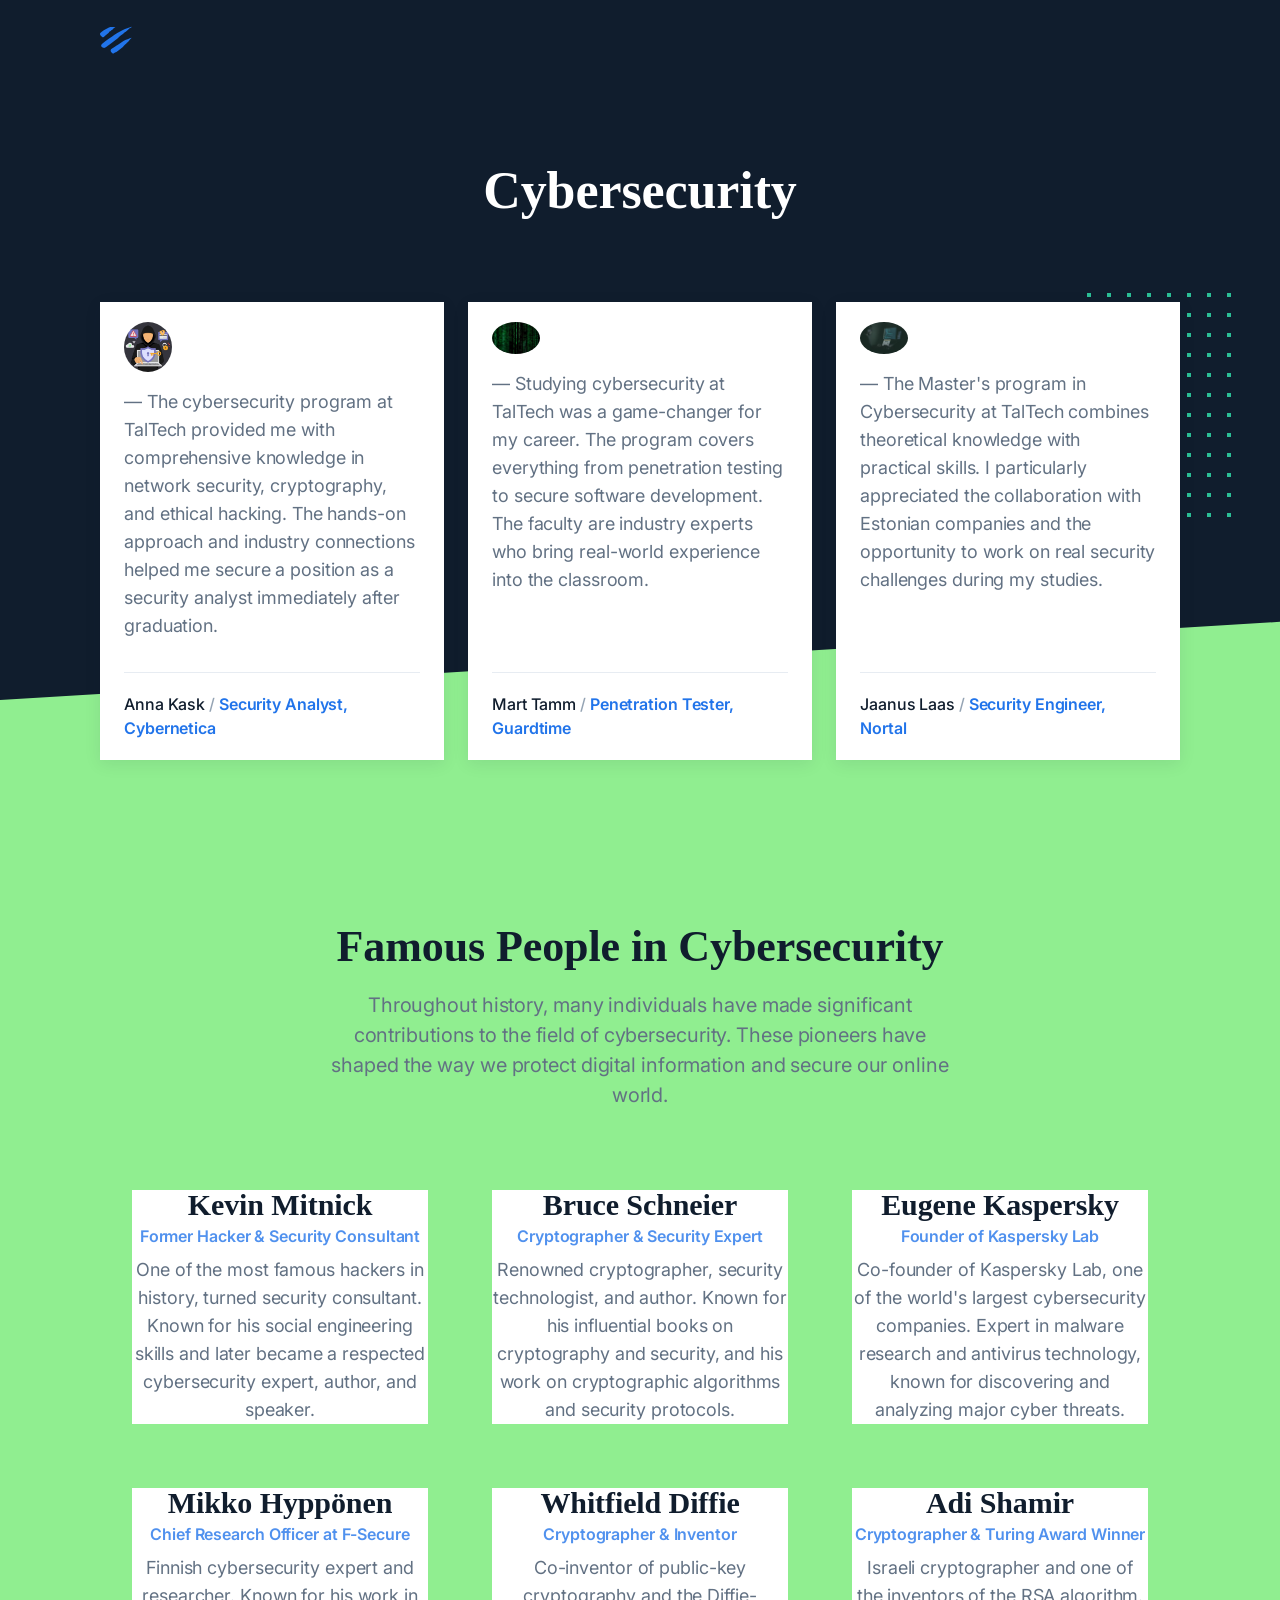
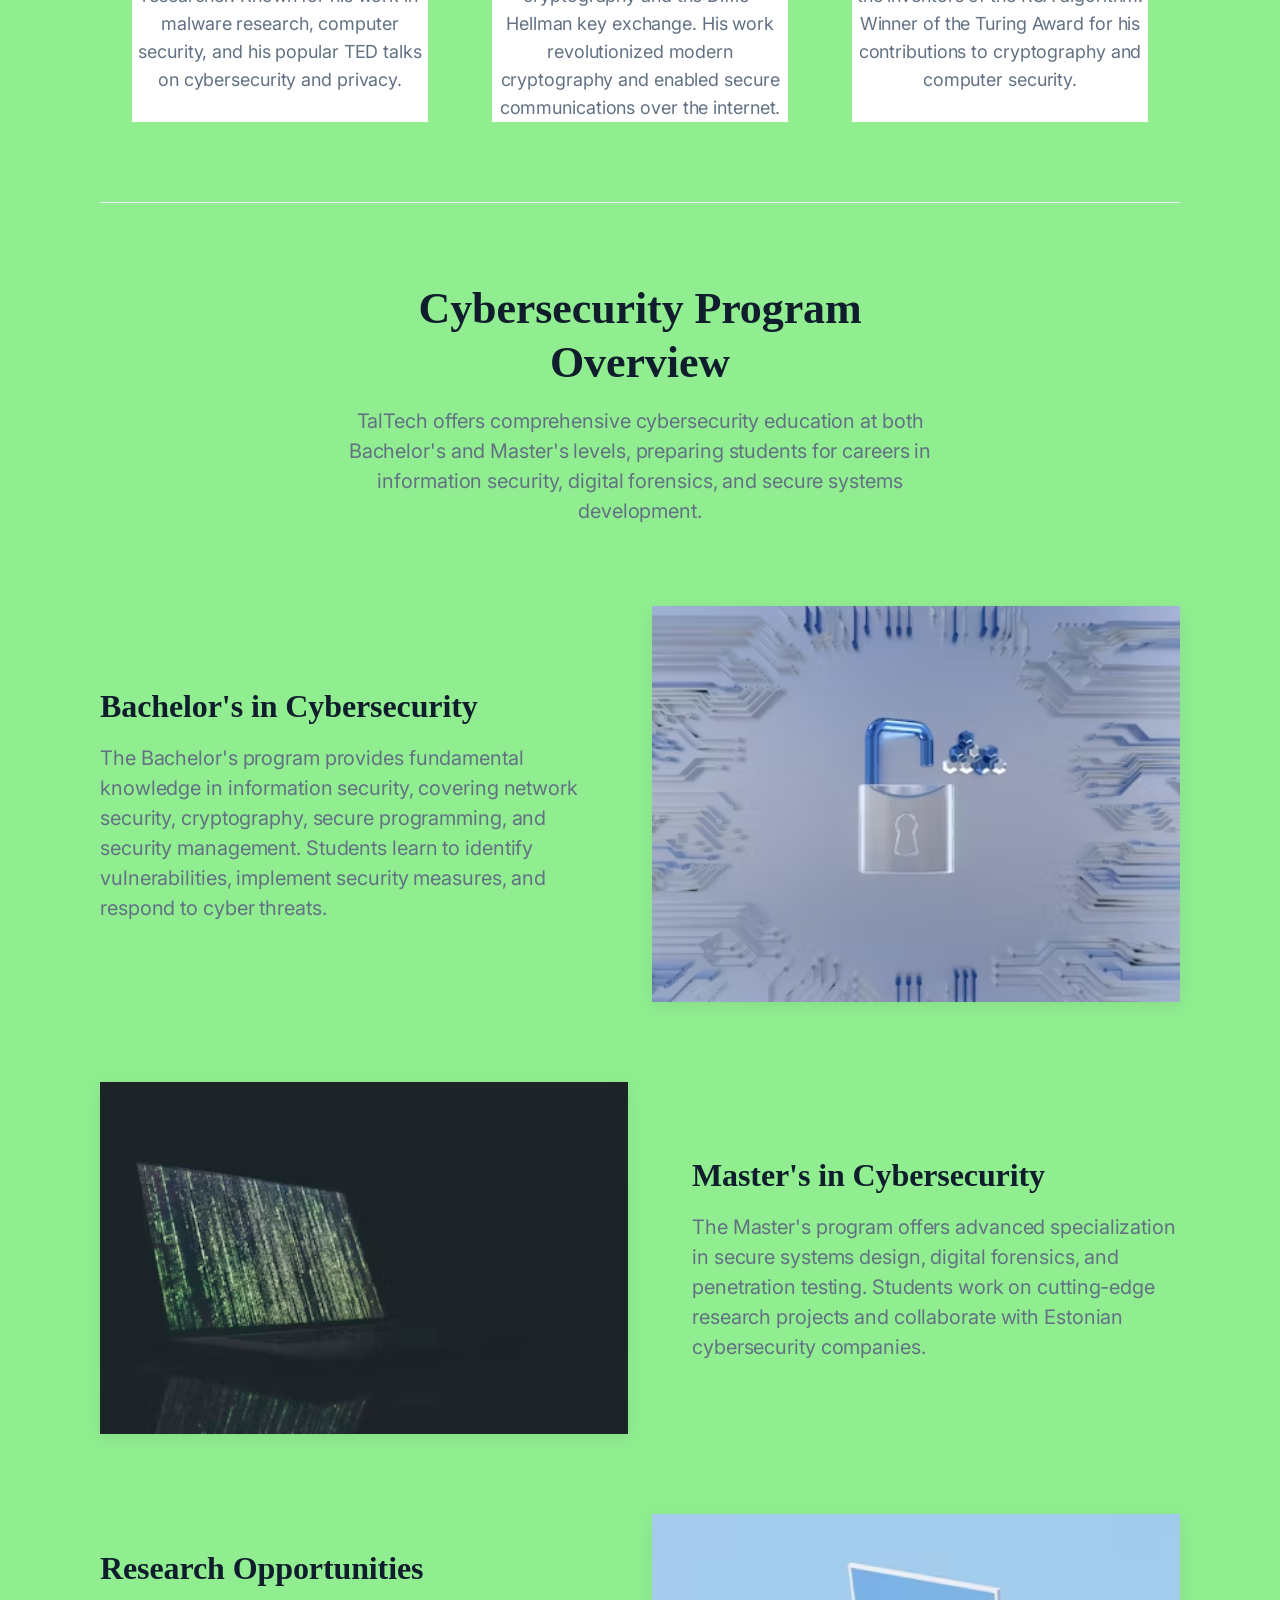
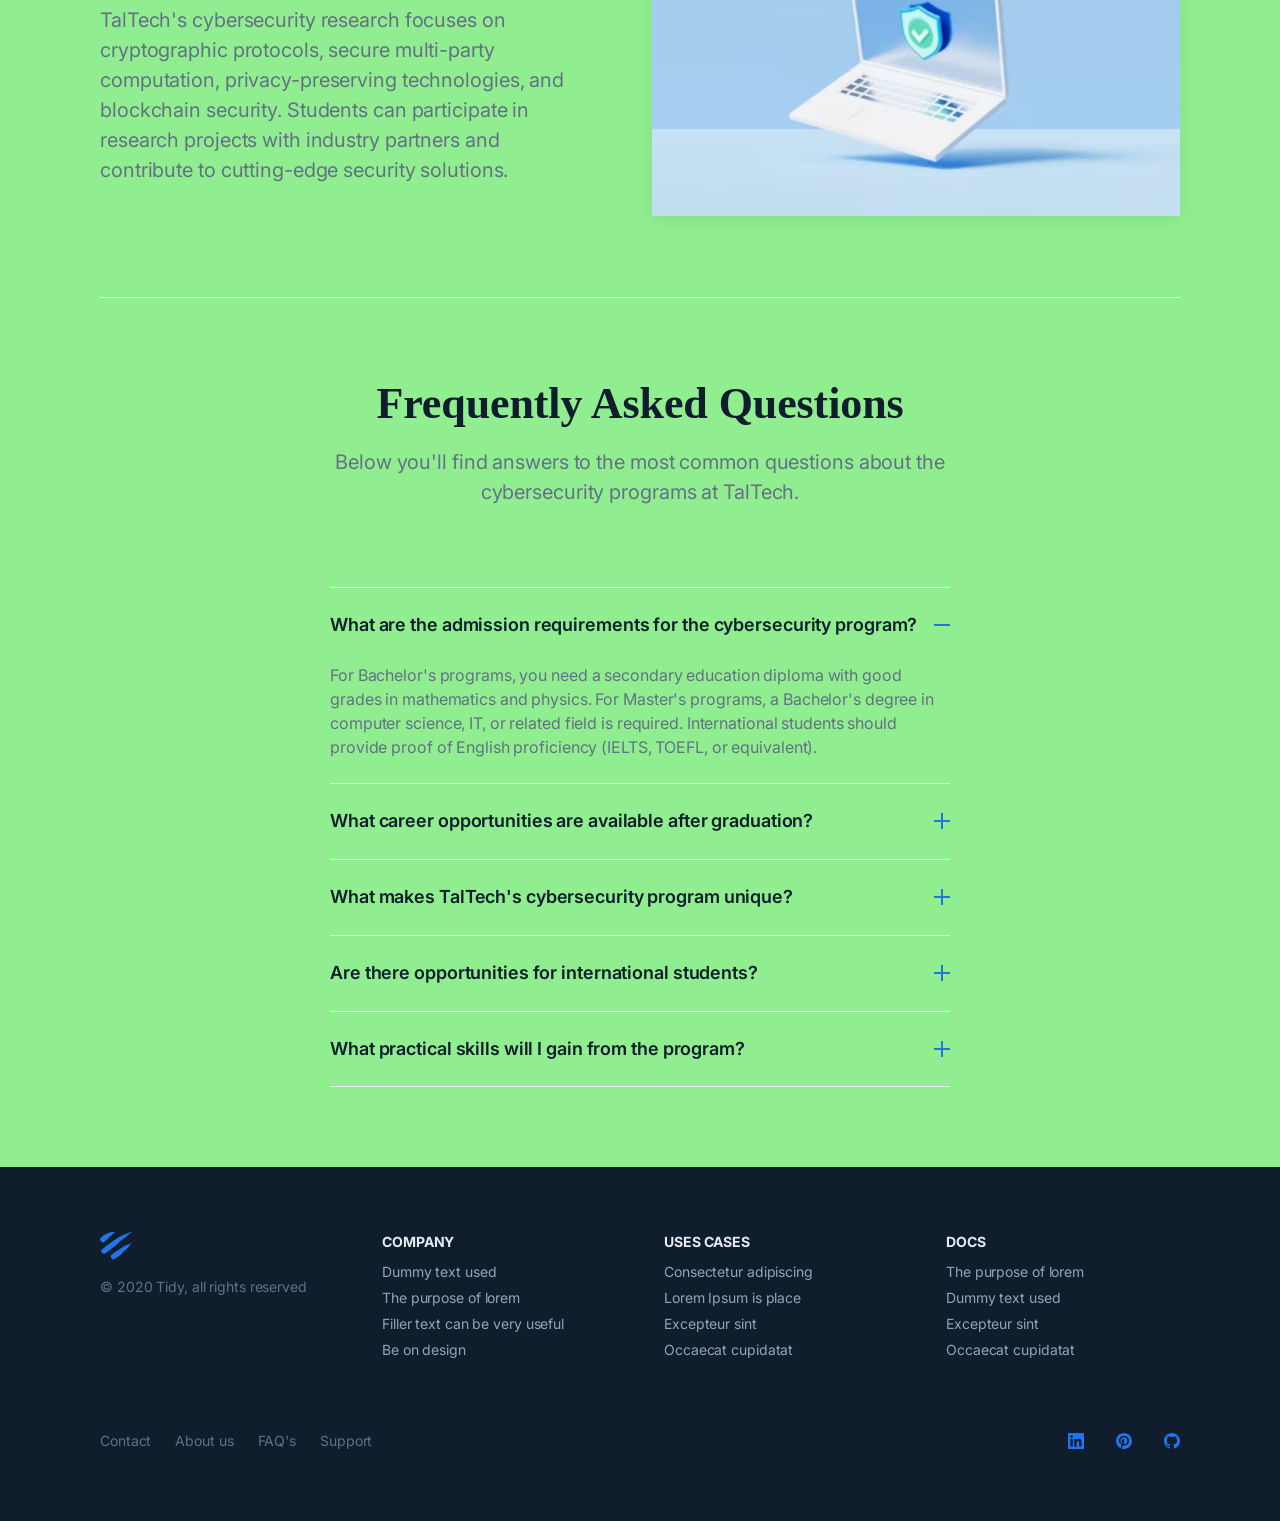
<file: cybersecurity.html>
<!DOCTYPE html><html lang="en" class="no-js"><head><meta charset="utf-8"><meta http-equiv="X-UA-Compatible" content="IE=edge"><meta name="viewport" content="width=device-width,initial-scale=1"><title>Cybersecurity at TalTech - Tidy Template</title><link rel="stylesheet" href="css/style.css"><style>body{background-color:lightgreen;}</style><style>
/* Анимация появления текста при прокрутке */
.reveal-from-top,
.reveal-from-bottom,
.reveal-from-side,
.reveal-fade {
    opacity: 0;
    transition: opacity 0.6s ease-out, transform 0.6s ease-out;
}

.reveal-from-top {
    transform: translateY(-30px);
}

.reveal-from-bottom {
    transform: translateY(30px);
}

.reveal-from-side {
    transform: translateX(-30px);
}

.reveal-fade {
    transform: none;
}

.reveal-from-top.is-revealed,
.reveal-from-bottom.is-revealed,
.reveal-from-side.is-revealed,
.reveal-fade.is-revealed {
    opacity: 1;
    transform: translate(0, 0);
}

.reveal-from-top[data-reveal-delay],
.reveal-from-bottom[data-reveal-delay],
.reveal-from-side[data-reveal-delay] {
    transition-delay: calc(var(--delay, 0) * 1ms);
}

/* Шрифт Algerian для всех заголовков */
h1, h2, h3, h4, h5, h6,
.h1, .h2, .h3, .h4, .h5, .h6 {
    font-family: "Algerian", "Algerian Regular", serif;
}

/* Увеличенный размер шрифта для имен в Famous People in Cybersecurity */
.team-item-name {
    font-size: 1.5em !important;
}

/* Кнопка "Наверх" */
.back-to-top {
    position: fixed;
    bottom: 30px;
    right: 30px;
    width: 50px;
    height: 50px;
    background-color: #2174EA;
    color: white;
    border: none;
    border-radius: 50%;
    cursor: pointer;
    display: none;
    align-items: center;
    justify-content: center;
    font-size: 24px;
    z-index: 1000;
    box-shadow: 0 4px 12px rgba(0, 0, 0, 0.15);
    transition: all 0.3s ease;
    opacity: 0;
    transform: translateY(20px);
}

.back-to-top.show {
    display: flex;
    opacity: 1;
    transform: translateY(0);
}

.back-to-top:hover {
    background-color: #1a5bb8;
    transform: translateY(-3px);
    box-shadow: 0 6px 16px rgba(0, 0, 0, 0.2);
}

.back-to-top:active {
    transform: translateY(0);
}

/* Адаптивные стили для мобильных устройств */
@media screen and (max-width: 768px) {
    /* Кнопка "Наверх" для мобильных */
    .back-to-top {
        bottom: 20px;
        right: 20px;
        width: 45px;
        height: 45px;
        font-size: 20px;
    }
    
    /* Адаптивные размеры шрифтов */
    h1 {
        font-size: 2rem !important;
    }
    
    h2 {
        font-size: 1.75rem !important;
    }
    
    h3 {
        font-size: 1.5rem !important;
    }
    
    h4 {
        font-size: 1.25rem !important;
    }
    
    /* Увеличенный размер шрифта для имен в Famous People */
    .team-item-name {
        font-size: 1.25em !important;
    }
    
    /* Адаптивные отступы */
    .section {
        padding: 3rem 0;
    }
    
    .container {
        padding: 0 1rem;
    }
    
    /* Адаптивные изображения */
    img {
        max-width: 100%;
        height: auto;
    }
    
    /* Адаптивные кнопки */
    .button {
        width: 100%;
        padding: 0.875rem 1.5rem;
        font-size: 0.875rem;
    }
}

/* Адаптивные стили для планшетов */
@media screen and (min-width: 769px) and (max-width: 1024px) {
    .container {
        padding: 0 2rem;
    }
    
    .back-to-top {
        bottom: 25px;
        right: 25px;
    }
}

/* Адаптивные стили для очень маленьких экранов */
@media screen and (max-width: 480px) {
    h1 {
        font-size: 1.75rem !important;
    }
    
    h2 {
        font-size: 1.5rem !important;
    }
    
    .section {
        padding: 2rem 0;
    }
    
    .back-to-top {
        bottom: 15px;
        right: 15px;
        width: 40px;
        height: 40px;
        font-size: 18px;
    }
    
    .team-item-name {
        font-size: 1.1em !important;
    }
    
    /* Уменьшенные отступы для мобильных */
    .mb-32 {
        margin-bottom: 1.5rem !important;
    }
    
    .mb-16 {
        margin-bottom: 1rem !important;
    }
}
</style></head><body class="has-animations"><div class="body-wrap"><header class="site-header invert-color"><div class="container"><div class="site-header-inner"><div class="brand"><h1 class="m-0"><a href="index.html"><img src="images/logo.svg" alt="Tidy" width="32" height="32"></a></h1></div><button id="header-nav-toggle" class="header-nav-toggle" aria-controls="primary-menu" aria-expanded="false"><span class="screen-reader">Menu</span> <span class="hamburger"><span class="hamburger-inner"></span></span></button><nav id="header-nav" class="header-nav"><div class="header-nav-inner"><ul class="list-reset text-xs header-nav-right"></ul></div></nav></div></div></header><main class="site-content"><section class="testimonial section has-bg-color-cut illustration-section-02"><div class="container"><div class="testimonial-inner section-inner"><div class="section-header center-content invert-color"><div class="container-xs"><h1 class="m-0">Cybersecurity</h1></div></div><div class="tiles-wrap"><div class="tiles-item reveal-from-bottom" data-reveal-container=".tiles-wrap"><div class="tiles-item-inner has-shadow"><div class="testimonial-item-header mb-16"><div class="testimonial-item-image"><img src="images/cybersecurity-team-01.jpg" alt="Cybersecurity Expert 01" width="48" height="48"></div></div><div class="testimonial-item-content"><p class="text-sm mb-0">— The cybersecurity program at TalTech provided me with comprehensive knowledge in network security, cryptography, and ethical hacking. The hands-on approach and industry connections helped me secure a position as a security analyst immediately after graduation.</p></div><div class="testimonial-item-footer text-xs fw-500 mt-32 mb-0 has-top-divider"><span class="testimonial-item-name">Anna Kask </span><span class="text-color-low">/ </span><span class="testimonial-item-link fw-600"><a href="https://en.wikipedia.org/wiki/Information_security_analyst" target="_blank" rel="noopener noreferrer">Security Analyst</a>, Cybernetica</span></div></div></div><div class="tiles-item reveal-from-bottom" data-reveal-container=".tiles-wrap" data-reveal-delay="200"><div class="tiles-item-inner has-shadow"><div class="testimonial-item-header mb-16"><div class="testimonial-item-image"><img src="images/cybersecurity-team-02.jpg" alt="Cybersecurity Expert 02" width="48" height="48"></div></div><div class="testimonial-item-content"><p class="text-sm mb-0">— Studying cybersecurity at TalTech was a game-changer for my career. The program covers everything from penetration testing to secure software development. The faculty are industry experts who bring real-world experience into the classroom.</p></div><div class="testimonial-item-footer text-xs fw-500 mt-32 mb-0 has-top-divider"><span class="testimonial-item-name">Mart Tamm </span><span class="text-color-low">/ </span><span class="testimonial-item-link fw-600"><a href="https://en.wikipedia.org/wiki/Penetration_test" target="_blank" rel="noopener noreferrer">Penetration Tester</a>, Guardtime</span></div></div></div><div class="tiles-item reveal-from-bottom" data-reveal-container=".tiles-wrap" data-reveal-delay="400"><div class="tiles-item-inner has-shadow"><div class="testimonial-item-header mb-16"><div class="testimonial-item-image"><img src="images/cybersecurity-team-03.jpg" alt="Cybersecurity Expert 03" width="48" height="48"></div></div><div class="testimonial-item-content"><p class="text-sm mb-0">— The Master's program in Cybersecurity at TalTech combines theoretical knowledge with practical skills. I particularly appreciated the collaboration with Estonian companies and the opportunity to work on real security challenges during my studies.</p></div><div class="testimonial-item-footer text-xs fw-500 mt-32 mb-0 has-top-divider"><span class="testimonial-item-name">Jaanus Laas </span><span class="text-color-low">/ </span><span class="testimonial-item-link fw-600"><a href="https://en.wikipedia.org/wiki/Security_engineering" target="_blank" rel="noopener noreferrer">Security Engineer</a>, Nortal</span></div></div></div></div></div></div></section><section class="team section center-content"><div class="container"><div class="team-inner section-inner"><div class="section-header center-content reveal-from-bottom"><div class="container-xs"><h2 class="mt-0 mb-16">Famous People in Cybersecurity</h2><p class="m-0">Throughout history, many individuals have made significant contributions to the field of cybersecurity. These pioneers have shaped the way we protect digital information and secure our online world.</p></div></div><div class="tiles-wrap"><div class="tiles-item reveal-from-bottom" data-reveal-container=".tiles-wrap"><div class="tiles-item-inner"><div class="team-item-content"><h5 class="team-item-name mt-0 mb-4">Kevin Mitnick</h5><div class="team-item-role text-xs fw-600 mb-8">Former Hacker & Security Consultant</div><p class="m-0 text-sm">One of the most famous hackers in history, turned security consultant. Known for his social engineering skills and later became a respected cybersecurity expert, author, and speaker.</p></div></div></div><div class="tiles-item reveal-from-bottom" data-reveal-container=".tiles-wrap" data-reveal-delay="150"><div class="tiles-item-inner"><div class="team-item-content"><h5 class="team-item-name mt-0 mb-4">Bruce Schneier</h5><div class="team-item-role text-xs fw-600 mb-8">Cryptographer & Security Expert</div><p class="m-0 text-sm">Renowned cryptographer, security technologist, and author. Known for his influential books on cryptography and security, and his work on cryptographic algorithms and security protocols.</p></div></div></div><div class="tiles-item reveal-from-bottom" data-reveal-container=".tiles-wrap" data-reveal-delay="300"><div class="tiles-item-inner"><div class="team-item-content"><h5 class="team-item-name mt-0 mb-4">Eugene Kaspersky</h5><div class="team-item-role text-xs fw-600 mb-8">Founder of Kaspersky Lab</div><p class="m-0 text-sm">Co-founder of Kaspersky Lab, one of the world's largest cybersecurity companies. Expert in malware research and antivirus technology, known for discovering and analyzing major cyber threats.</p></div></div></div><div class="tiles-item reveal-from-bottom" data-reveal-container=".tiles-wrap" data-reveal-delay="450"><div class="tiles-item-inner"><div class="team-item-content"><h5 class="team-item-name mt-0 mb-4">Mikko Hyppönen</h5><div class="team-item-role text-xs fw-600 mb-8">Chief Research Officer at F-Secure</div><p class="m-0 text-sm">Finnish cybersecurity expert and researcher. Known for his work in malware research, computer security, and his popular TED talks on cybersecurity and privacy.</p></div></div></div><div class="tiles-item reveal-from-bottom" data-reveal-container=".tiles-wrap" data-reveal-delay="600"><div class="tiles-item-inner"><div class="team-item-content"><h5 class="team-item-name mt-0 mb-4">Whitfield Diffie</h5><div class="team-item-role text-xs fw-600 mb-8">Cryptographer & Inventor</div><p class="m-0 text-sm">Co-inventor of public-key cryptography and the Diffie-Hellman key exchange. His work revolutionized modern cryptography and enabled secure communications over the internet.</p></div></div></div><div class="tiles-item reveal-from-bottom" data-reveal-container=".tiles-wrap" data-reveal-delay="750"><div class="tiles-item-inner"><div class="team-item-content"><h5 class="team-item-name mt-0 mb-4">Adi Shamir</h5><div class="team-item-role text-xs fw-600 mb-8">Cryptographer & Turing Award Winner</div><p class="m-0 text-sm">Israeli cryptographer and one of the inventors of the RSA algorithm. Winner of the Turing Award for his contributions to cryptography and computer security.</p></div></div></div></div></div></div></section><section class="features-split section"><div class="container"><div class="features-split-inner section-inner has-top-divider"><div class="section-header center-content"><div class="container-xs"><h2 class="mt-0 mb-16">Cybersecurity Program Overview</h2><p class="m-0">TalTech offers comprehensive cybersecurity education at both Bachelor's and Master's levels, preparing students for careers in information security, digital forensics, and secure systems development.</p></div></div><div class="split-wrap invert-mobile"><div class="split-item"><div class="split-item-content center-content-mobile"><h3 class="mt-0 mb-16 reveal-from-bottom" data-reveal-container=".split-item">Bachelor's in Cybersecurity</h3><p class="m-0 reveal-from-bottom" data-reveal-delay="100" data-reveal-container=".split-item">The Bachelor's program provides fundamental knowledge in information security, covering network security, cryptography, secure programming, and security management. Students learn to identify vulnerabilities, implement security measures, and respond to cyber threats.</p></div><div class="split-item-image split-item-image-fill reveal-scale-up" data-reveal-container=".split-item" data-reveal-delay="200"><img class="has-shadow" src="images/cybersecurity-solution-01.png" alt="Cybersecurity Solution 01" width="528" height="396"></div></div><div class="split-item"><div class="split-item-content center-content-mobile"><h3 class="mt-0 mb-16 reveal-from-bottom" data-reveal-container=".split-item">Master's in Cybersecurity</h3><p class="m-0 reveal-from-bottom" data-reveal-delay="100" data-reveal-container=".split-item">The Master's program offers advanced specialization in secure systems design, digital forensics, and penetration testing. Students work on cutting-edge research projects and collaborate with Estonian cybersecurity companies.</p></div><div class="split-item-image split-item-image-fill reveal-scale-up" data-reveal-container=".split-item" data-reveal-delay="200"><img class="has-shadow" src="images/cybersecurity-solution-02.png" alt="Cybersecurity Solution 02" width="528" height="396"></div></div><div class="split-item"><div class="split-item-content center-content-mobile"><h3 class="mt-0 mb-16 reveal-from-bottom" data-reveal-container=".split-item">Research Opportunities</h3><p class="m-0 reveal-from-bottom" data-reveal-delay="100" data-reveal-container=".split-item">TalTech's cybersecurity research focuses on cryptographic protocols, secure multi-party computation, privacy-preserving technologies, and blockchain security. Students can participate in research projects with industry partners and contribute to cutting-edge security solutions.</p></div><div class="split-item-image split-item-image-fill reveal-scale-up" data-reveal-container=".split-item" data-reveal-delay="200"><img class="has-shadow" src="images/cybersecurity-solution-03.png" alt="Cybersecurity Solution 03" width="528" height="396"></div></div></div></div></div></section><section class="section"><div class="container"><div class="section-inner has-top-divider"><div class="container-xs"><div class="section-header center-content"><h2 class="mt-0 mb-16">Frequently Asked Questions</h2><p class="m-0">Below you'll find answers to the most common questions about the cybersecurity programs at TalTech.</p></div><ul class="accordion list-reset mb-0"><li class="is-active"><div class="accordion-header text-sm"><span class="text-sm text-color-high fw-600">What are the admission requirements for the cybersecurity program?</span><div class="accordion-icon"></div></div><div class="accordion-content text-xs"><p>For Bachelor's programs, you need a secondary education diploma with good grades in mathematics and physics. For Master's programs, a Bachelor's degree in computer science, IT, or related field is required. International students should provide proof of English proficiency (IELTS, TOEFL, or equivalent).</p></div></li><li><div class="accordion-header text-sm"><span class="text-sm text-color-high fw-600">What career opportunities are available after graduation?</span><div class="accordion-icon"></div></div><div class="accordion-content text-xs"><p>Graduates work as security analysts, penetration testers, security engineers, digital forensics specialists, and security consultants. Many find positions at Estonian companies like Guardtime, Cybernetica, Nortal, and international technology firms. Government agencies and cybersecurity firms also actively recruit TalTech graduates.</p></div></li><li><div class="accordion-header text-sm"><span class="text-sm text-color-high fw-600">What makes TalTech's cybersecurity program unique?</span><div class="accordion-icon"></div></div><div class="accordion-content text-xs"><p>Estonia's experience as a digitally advanced nation provides unique learning opportunities. TalTech collaborates closely with Estonian e-government initiatives and leading cybersecurity companies. Students gain hands-on experience with real-world security challenges and benefit from Estonia's strong cybersecurity ecosystem.</p></div></li><li><div class="accordion-header text-sm"><span class="text-sm text-color-high fw-600">Are there opportunities for international students?</span><div class="accordion-icon"></div></div><div class="accordion-content text-xs"><p>Yes! TalTech welcomes international students and offers programs in English. The university provides support services for international students, including housing assistance, orientation programs, and language courses. Estonia's multicultural environment makes it an ideal place for international students to study cybersecurity.</p></div></li><li><div class="accordion-header text-sm"><span class="text-sm text-color-high fw-600">What practical skills will I gain from the program?</span><div class="accordion-icon"></div></div><div class="accordion-content text-xs"><p>Students learn practical skills in penetration testing, vulnerability assessment, secure coding, digital forensics, incident response, and security architecture design. The program includes hands-on labs, real-world projects, and internships with industry partners, ensuring graduates are job-ready upon completion.</p></div></li></ul></div></div></div></section></main><footer class="site-footer invert-color"><div class="container"><div class="site-footer-inner"><div class="footer-top text-xxs"><div class="footer-blocks"><div class="footer-block"><div class="brand mb-16"><a href="index.html"><img src="images/logo.svg" alt="Tidy" width="32" height="32"></a></div><div class="footer-copyright">&copy; 2020 Tidy, all rights reserved</div></div><div class="footer-block"><div class="footer-block-title">Company</div><ul class="list-reset mb-0"><li><a href="#">Dummy text used</a></li><li><a href="#">The purpose of lorem</a></li><li><a href="#">Filler text can be very useful</a></li><li><a href="#">Be on design</a></li></ul></div><div class="footer-block"><div class="footer-block-title">Uses cases</div><ul class="list-reset mb-0"><li><a href="#">Consectetur adipiscing</a></li><li><a href="#">Lorem Ipsum is place</a></li><li><a href="#">Excepteur sint</a></li><li><a href="#">Occaecat cupidatat</a></li></ul></div><div class="footer-block"><div class="footer-block-title">Docs</div><ul class="list-reset mb-0"><li><a href="#">The purpose of lorem</a></li><li><a href="#">Dummy text used</a></li><li><a href="#">Excepteur sint</a></li><li><a href="#">Occaecat cupidatat</a></li></ul></div></div></div><div class="footer-bottom space-between center-content-mobile text-xxs"><nav class="footer-nav"><ul class="list-reset mb-0"><li><a href="#">Contact</a></li><li><a href="#">About us</a></li><li><a href="#">FAQ's</a></li><li><a href="#">Support</a></li></ul></nav><div class="footer-social"><ul class="list-reset"><li><a href="#"><svg width="16" height="16" viewBox="0 0 16 16" xmlns="http://www.w3.org/2000/svg"><title>LinkedIn</title><path d="M15.3 0H.7C.3 0 0 .3 0 .7v14.7c0 .3.3.6.7.6h14.7c.4 0 .7-.3.7-.7V.7c-.1-.4-.4-.7-.8-.7zM4.7 13.6H2.4V6h2.4v7.6h-.1zM3.6 5c-.8 0-1.4-.7-1.4-1.4 0-.8.6-1.4 1.4-1.4.8 0 1.4.6 1.4 1.4-.1.7-.7 1.4-1.4 1.4zm10 8.6h-2.4V9.9c0-.9 0-2-1.2-2s-1.4 1-1.4 2v3.8H6.2V6h2.3v1c.3-.6 1.1-1.2 2.2-1.2 2.4 0 2.8 1.6 2.8 3.6v4.2h.1z"/></svg></a></li><li><a href="#"><svg width="16" height="16" viewBox="0 0 16 16" xmlns="http://www.w3.org/2000/svg"><title>Pinterest</title><path d="M8 0C3.6 0 0 3.6 0 8c0 3.4 2.1 6.3 5.1 7.4-.1-.6-.1-1.6 0-2.3.1-.6.9-4 .9-4s-.2-.4-.2-1.1c0-1.1.7-2 1.5-2 .7 0 1 .5 1 1.1 0 .7-.4 1.7-.7 2.7-.2.8.4 1.4 1.2 1.4 1.4 0 2.5-1.5 2.5-3.7 0-1.9-1.4-3.3-3.3-3.3-2.3 0-3.6 1.7-3.6 3.5 0 .7.3 1.4.6 1.8v.4c-.1.3-.2.8-.2.9 0 .1-.1.2-.3.1-1-.5-1.6-1.9-1.6-3.1C2.9 5.3 4.7 3 8.2 3c2.8 0 4.9 2 4.9 4.6 0 2.8-1.7 5-4.2 5-.8 0-1.6-.4-1.8-.9 0 0-.4 1.5-.5 1.9-.2.7-.7 1.6-1 2.1.8.2 1.6.3 2.4.3 4.4 0 8-3.6 8-8s-3.6-8-8-8z"/></svg></a></li><li><a href="#"><svg width="16" height="16" viewBox="0 0 16 16" xmlns="http://www.w3.org/2000/svg"><title>GitHub</title><path d="M7.95 0C3.578 0 0 3.578 0 7.95c0 3.479 2.286 6.46 5.466 7.553.397.1.497-.199.497-.397v-1.392c-2.187.497-2.683-.994-2.683-.994-.398-.894-.895-1.192-.895-1.192-.696-.497.1-.497.1-.497.795.1 1.192.795 1.192.795.696 1.292 1.888.894 2.286.696.1-.497.298-.895.497-1.093-1.79-.2-3.578-.895-3.578-3.976 0-.894.298-1.59.795-2.087-.1-.198-.397-.993.1-2.086 0 0 .695-.2 2.186.795a6.408 6.408 0 0 1 1.987-.299c.696 0 1.392.1 1.988.299 1.49-.994 2.186-.795 2.186-.795.398 1.093.199 1.888.1 2.086.496.597.795 1.292.795 2.087 0 3.081-1.889 3.677-3.677 3.876.298.398.596.895.596 1.59v2.187c0 .198.1.496.596.397C13.714 14.41 16 11.43 16 7.95 15.9 3.578 12.323 0 7.95 0z"/></svg></a></li></ul></div></div></div></div></footer></div><script src="js/main.min.js"></script><script src="scripts/reveal-animations.js"></script><script src="scripts/back-to-top.js"></script></body></html>
</file>
<file: css/style.css>
@import url("https://fonts.googleapis.com/css?family=Inter:400,500,600,700|Playfair+Display:700,900&display=swap");html{line-height:1.15;-ms-text-size-adjust:100%;-webkit-text-size-adjust:100%}body{margin:0}article,aside,footer,header,nav,section{display:block}h1{font-size:2em;margin:0.67em 0}figcaption,figure,main{display:block}figure{margin:1em 40px}hr{box-sizing:content-box;height:0;overflow:visible}pre{font-family:monospace, monospace;font-size:1em}a{background-color:transparent;-webkit-text-decoration-skip:objects}abbr[title]{border-bottom:none;text-decoration:underline;-webkit-text-decoration:underline dotted;text-decoration:underline dotted}b,strong{font-weight:inherit}b,strong{font-weight:bolder}code,kbd,samp{font-family:monospace, monospace;font-size:1em}dfn{font-style:italic}mark{background-color:#ff0;color:#000}small{font-size:80%}sub,sup{font-size:75%;line-height:0;position:relative;vertical-align:baseline}sub{bottom:-0.25em}sup{top:-0.5em}audio,video{display:inline-block}audio:not([controls]){display:none;height:0}img{border-style:none}svg:not(:root){overflow:hidden}button,input,optgroup,select,textarea{font-family:sans-serif;font-size:100%;line-height:1.15;margin:0}button,input{overflow:visible}button,select{text-transform:none}button,html [type="button"],[type="reset"],[type="submit"]{-webkit-appearance:button}button::-moz-focus-inner,[type="button"]::-moz-focus-inner,[type="reset"]::-moz-focus-inner,[type="submit"]::-moz-focus-inner{border-style:none;padding:0}button:-moz-focusring,[type="button"]:-moz-focusring,[type="reset"]:-moz-focusring,[type="submit"]:-moz-focusring{outline:1px dotted ButtonText}fieldset{padding:0.35em 0.75em 0.625em}legend{box-sizing:border-box;color:inherit;display:table;max-width:100%;padding:0;white-space:normal}progress{display:inline-block;vertical-align:baseline}textarea{overflow:auto}[type="checkbox"],[type="radio"]{box-sizing:border-box;padding:0}[type="number"]::-webkit-inner-spin-button,[type="number"]::-webkit-outer-spin-button{height:auto}[type="search"]{-webkit-appearance:textfield;outline-offset:-2px}[type="search"]::-webkit-search-cancel-button,[type="search"]::-webkit-search-decoration{-webkit-appearance:none}::-webkit-file-upload-button{-webkit-appearance:button;font:inherit}details,menu{display:block}summary{display:list-item}canvas{display:inline-block}template{display:none}[hidden]{display:none}@media (min-width: 641px){.has-animations [class*=reveal-]{opacity:0;will-change:opacity, transform}.has-animations .reveal-from-top{-webkit-transform:translateY(-10px);transform:translateY(-10px)}.has-animations .reveal-from-bottom{-webkit-transform:translateY(10px);transform:translateY(10px)}.has-animations .reveal-from-left{-webkit-transform:translateX(-10px);transform:translateX(-10px)}.has-animations .reveal-from-right{-webkit-transform:translateX(10px);transform:translateX(10px)}.has-animations .reveal-scale-up{-webkit-transform:scale(.95);transform:scale(.95)}.has-animations .reveal-scale-down{-webkit-transform:scale(1.05);transform:scale(1.05)}.has-animations .reveal-rotate-from-left{-webkit-transform:perspective(1000px) rotateY(-45deg);transform:perspective(1000px) rotateY(-45deg)}.has-animations .reveal-rotate-from-right{-webkit-transform:perspective(1000px) rotateY(45deg);transform:perspective(1000px) rotateY(45deg)}.has-animations.is-loaded [class*=reveal-]{-webkit-transition:opacity 1s cubic-bezier(0.39, 0.575, 0.565, 1),-webkit-transform 1s cubic-bezier(0.39, 0.575, 0.565, 1);transition:opacity 1s cubic-bezier(0.39, 0.575, 0.565, 1),-webkit-transform 1s cubic-bezier(0.39, 0.575, 0.565, 1);transition:opacity 1s cubic-bezier(0.39, 0.575, 0.565, 1),transform 1s cubic-bezier(0.39, 0.575, 0.565, 1);transition:opacity 1s cubic-bezier(0.39, 0.575, 0.565, 1),transform 1s cubic-bezier(0.39, 0.575, 0.565, 1),-webkit-transform 1s cubic-bezier(0.39, 0.575, 0.565, 1)}.has-animations.is-loaded [class*=reveal-].is-revealed{opacity:1;-webkit-transform:translate(0);transform:translate(0)}}html{box-sizing:border-box}*,*:before,*:after{box-sizing:inherit}body{background:#fff;-moz-osx-font-smoothing:grayscale;-webkit-font-smoothing:antialiased}hr{border:0;display:block;height:1px;background:#E7ECF2;margin-top:24px;margin-bottom:24px}ul,ol{margin-top:0;padding-left:24px}ul:not(:last-child),ol:not(:last-child){margin-bottom:24px}ul{list-style:disc}ol{list-style:decimal}li:not(:last-child){margin-bottom:12px}li>ul,li>ol{margin-top:12px;margin-bottom:0}dl{margin-top:0;margin-bottom:24px}dt{font-weight:600}dd{margin-left:24px;margin-bottom:24px}img,svg,video{display:block;height:auto;max-width:100%}figure{margin:48px 0}figcaption{padding:8px 0}table{font-size:16px;line-height:24px;letter-spacing:-0.1px;border-collapse:collapse;margin-bottom:24px;width:100%}tr{border-bottom:1px solid #E7ECF2}th{font-weight:600;text-align:left}th,td{padding:8px 16px}th:first-child,td:first-child{padding-left:0}th:last-child,td:last-child{padding-right:0}.invert-color hr{display:block;height:1px;background:rgba(98,113,131,0.24)}.invert-color tr{border-bottom:1px solid rgba(98,113,131,0.24)}html{font-size:20px;line-height:30px;letter-spacing:-0.1px}body{color:#627183;font-size:1rem}body,button,input,select,textarea{font-family:"Inter", sans-serif;font-weight:400}h1,h2,h3,h4,h5,h6,.h1,.h2,.h3,.h4,.h5,.h6{font-family:"Playfair Display", serif;font-weight:900;clear:both;color:#101D2D;word-wrap:break-word;overflow-wrap:break-word}h1,.h1{font-size:44px;line-height:54px}h2,.h2{font-size:32px;line-height:42px}h3,.h3{font-size:24px;line-height:34px;letter-spacing:-0.1px}h4,.h4{font-size:24px;line-height:34px;letter-spacing:-0.1px}h5,.h5{font-size:20px;line-height:30px;letter-spacing:-0.1px}h6,.h6,small,.text-sm{font-size:18px;line-height:28px;letter-spacing:-0.1px}.text-xs{font-size:16px;line-height:24px;letter-spacing:-0.1px}.text-xxs{font-size:14px;line-height:22px}figcaption{font-size:14px;line-height:22px}a:not(.button){color:#627183;text-decoration:underline}a:not(.button):hover,a:not(.button):active{color:#2174EA;outline:0;text-decoration:none}a.func-link{color:#2174EA}h1,.h1{margin-top:48px;margin-bottom:32px}h2,.h2{margin-top:48px;margin-bottom:32px}h3,.h3{margin-top:36px;margin-bottom:24px}h4,h5,h6,.h4,.h5,.h6{margin-top:24px;margin-bottom:24px}p{margin-top:0;margin-bottom:24px}dfn,cite,em,i{font-style:italic}blockquote{font-size:20px;line-height:30px;letter-spacing:-0.1px;margin-top:24px;margin-bottom:24px;margin-left:24px}blockquote::before{content:"\201C"}blockquote::after{content:"\201D"}blockquote p{display:inline}address{border-width:1px 0;border-style:solid;border-color:#E7ECF2;padding:24px 0;margin:0 0 24px}pre,pre h1,pre h2,pre h3,pre h4,pre h5,pre h6,pre .h1,pre .h2,pre .h3,pre .h4,pre .h5,pre .h6{font-family:"Courier 10 Pitch", Courier, monospace}pre,code,kbd,tt,var{background:#F3F5F8}pre{font-size:16px;line-height:24px;letter-spacing:-0.1px;max-width:100%;overflow:auto;padding:24px 24px;margin-top:24px;margin-bottom:24px}code,kbd,tt,var{font-family:Monaco, Consolas, "Andale Mono", "DejaVu Sans Mono", monospace;font-size:16px;line-height:24px;letter-spacing:-0.1px;padding:2px 4px}abbr,acronym{cursor:help}mark,ins{text-decoration:none}b,strong{font-weight:600}.invert-color{color:#95A4B4}.invert-color a:not(.button){color:#95A4B4;text-decoration:underline}.invert-color a:not(.button):hover,.invert-color a:not(.button):active{color:#2174EA;outline:0;text-decoration:none}.invert-color h1,.invert-color h2,.invert-color h3,.invert-color h4,.invert-color h5,.invert-color h6,.invert-color .h1,.invert-color .h2,.invert-color .h3,.invert-color .h4,.invert-color .h5,.invert-color .h6{color:#fff}.invert-color address{border-color:rgba(98,113,131,0.24)}.invert-color pre,.invert-color code,.invert-color kbd,.invert-color tt,.invert-color var{background:#0c1622}@media (max-width: 640px){.h1-mobile{font-size:44px;line-height:54px}.h2-mobile{font-size:32px;line-height:42px}.h3-mobile{font-size:24px;line-height:34px;letter-spacing:-0.1px}.h4-mobile{font-size:24px;line-height:34px;letter-spacing:-0.1px}.h5-mobile{font-size:20px;line-height:30px;letter-spacing:-0.1px}.h6-mobile{font-size:18px;line-height:28px;letter-spacing:-0.1px}}@media (min-width: 641px){h1,.h1{font-size:52px;line-height:62px}h2,.h2{font-size:44px;line-height:54px}h3,.h3{font-size:32px;line-height:42px}}.container,.container-sm,.container-xs{width:100%;margin:0 auto;padding-left:16px;padding-right:16px}@media (min-width: 481px){.container,.container-sm,.container-xs{padding-left:24px;padding-right:24px}}.container{max-width:1128px}.container-sm{max-width:944px}.container-xs{max-width:668px}[class*=container] [class*=container]{padding-left:0;padding-right:0}[class*=container] .container-sm{max-width:896px}[class*=container] .container-xs{max-width:620px}.button{display:-webkit-inline-box;display:inline-flex;font-size:16px;line-height:24px;letter-spacing:-0.1px;font-weight:600;padding:11px 31px;height:48px;text-decoration:none !important;color:#627183;background-color:#F3F5F8;border-width:1px;border-style:solid;border-color:#E7ECF2;border-radius:2px;cursor:pointer;-webkit-box-pack:center;justify-content:center;text-align:center;letter-spacing:inherit;white-space:nowrap;-webkit-transition:background .15s ease;transition:background .15s ease}.button:active{outline:0}.button:hover{background-color:#E7ECF2}.button.is-loading{position:relative;color:transparent !important;pointer-events:none}.button.is-loading::after{content:'';display:block;position:absolute;width:24px;height:24px;margin-left:-12px;margin-top:-12px;top:50%;left:50%;border:2px solid #627183;border-radius:50%;border-right-color:transparent !important;border-top-color:transparent !important;z-index:1;-webkit-animation:button-loading .6s infinite linear;animation:button-loading .6s infinite linear}.button[disabled]{cursor:not-allowed;color:#95A4B4;background-color:#E7ECF2 !important;border-color:rgba(0,0,0,0)}.button[disabled].is-loading::after{border-color:#95A4B4}.button-sm{padding:5px 23px;height:36px}.button-dark{color:#fff;background-color:#2d3a4b;border-color:rgba(0,0,0,0)}.button-dark:hover{background-color:#334155}.button-dark.is-loading::after{border-color:#fff}.button-primary{color:#fff;background-color:#2174EA;border-color:rgba(0,0,0,0)}.button-primary:hover{background-color:#2f7deb}.button-primary.is-loading::after{border-color:#fff}.button-secondary{color:#fff;background-color:#2BBF96;border-color:rgba(0,0,0,0)}.button-secondary:hover{background-color:#2ecba0}.button-secondary.is-loading::after{border-color:#fff}.button-block{display:-webkit-box;display:flex;width:100%}.button-group{display:-webkit-box;display:flex;flex-wrap:wrap;-webkit-box-align:center;align-items:center;margin-right:-8px;margin-left:-8px;margin-top:-8px}.button-group:last-of-type{margin-bottom:-8px}.button-group:not(:last-of-type){margin-bottom:8px}.button-group>[class*=button]{margin:8px}@media (max-width: 640px){.button-wide-mobile{width:100%;max-width:280px}}@-webkit-keyframes button-loading{0%{-webkit-transform:rotate(0);transform:rotate(0)}100%{-webkit-transform:rotate(360deg);transform:rotate(360deg)}}@keyframes button-loading{0%{-webkit-transform:rotate(0);transform:rotate(0)}100%{-webkit-transform:rotate(360deg);transform:rotate(360deg)}}fieldset{padding:0;margin:0;border:0}.form-label,.form-switch,.form-slider{color:#627183;font-weight:500}.form-label{font-size:14px;line-height:22px}.form-input,.form-select,.form-checkbox input,.form-radio input{-moz-appearance:none;-webkit-appearance:none;background-color:#fff;border-width:1px;border-style:solid;border-color:#E7ECF2}.form-input:hover,.form-select:hover,.form-checkbox input:hover,.form-radio input:hover{border-color:#d6dfe9}.form-input:active,.form-input:focus,.form-select:active,.form-select:focus,.form-checkbox input:active,.form-checkbox input:focus,.form-radio input:active,.form-radio input:focus{outline:none;border-color:#95A4B4}.form-input[disabled],.form-select[disabled],.form-checkbox input[disabled],.form-radio input[disabled]{cursor:not-allowed;background-color:#F3F5F8;border-color:#F3F5F8}.form-input.form-error,.form-select.form-error,.form-checkbox input.form-error,.form-radio input.form-error{border-color:#FF6157}.form-input.form-warning,.form-select.form-warning,.form-checkbox input.form-warning,.form-radio input.form-warning{border-color:#FFB471}.form-input.form-success,.form-select.form-success,.form-checkbox input.form-success,.form-radio input.form-success{border-color:#2BBF96}.form-input,.form-select{display:block;font-size:16px;line-height:24px;letter-spacing:-0.1px;padding:11px 15px;height:48px;border-radius:0;color:#101D2D;box-shadow:none;max-width:100%;width:100%}.form-input::-webkit-input-placeholder{color:#95A4B4}.form-input::-moz-placeholder{color:#95A4B4}.form-input:-ms-input-placeholder{color:#95A4B4}.form-input::-ms-input-placeholder{color:#95A4B4}.form-input::placeholder{color:#95A4B4}.form-input::-ms-input-placeholder{color:#95A4B4}textarea.form-input{height:auto;resize:vertical}.form-select{padding-right:46px;background-image:url("data:image/svg+xml;charset=US-ASCII,%3Csvg%20viewBox%3D%220%200%2016%2016%22%20xmlns%3D%22http%3A%2F%2Fwww.w3.org%2F2000%2Fsvg%22%3E%3Cpath%20d%3D%22M8%2011.4L2.6%206%204%204.6l4%204%204-4L13.4%206%208%2011.4z%22%20fill%3D%22%23627183%22%20fill-rule%3D%22evenodd%22%2F%3E%3C%2Fsvg%3E");background-position:right 15px center;background-repeat:no-repeat;background-size:16px 16px}.form-select-sm{padding-right:38px;background-position:right 11px center}.form-select-sm,.form-input-sm{padding:5px 11px;height:36px}.has-icon-left,.has-icon-right{position:relative}.has-icon-left svg,.has-icon-right svg{pointer-events:none;position:absolute;top:50%;-webkit-transform:translateY(-50%);transform:translateY(-50%)}.has-icon-left .form-input{padding-left:46px}.has-icon-left .form-input+svg{left:15px}.has-icon-left .form-input-sm{padding-left:38px}.has-icon-left .form-input-sm+svg{left:11px}.has-icon-right .form-input{padding-right:46px}.has-icon-right .form-input+svg{right:15px}.has-icon-right .form-input-sm{padding-right:38px}.has-icon-right .form-input-sm+svg{right:11px}.form-checkbox,.form-radio,.form-switch{cursor:pointer}.form-checkbox,.form-radio,.form-switch,.form-slider{font-size:16px;line-height:24px;letter-spacing:-0.1px}.form-checkbox,.form-radio{color:#95A4B4}.form-checkbox,.form-radio{position:relative;padding-left:24px}.form-checkbox input,.form-radio input{position:absolute;left:0;top:3px;width:16px;height:16px;cursor:pointer}.form-checkbox input:checked,.form-radio input:checked{background-color:#2174EA !important;border-color:#2174EA !important;background-position:50%}.form-checkbox input{border-radius:2px}.form-checkbox input:checked{background-image:url([data-uri])}.form-radio input{border-radius:50%}.form-radio input:checked{background-image:url([data-uri])}.form-switch{display:-webkit-inline-box;display:inline-flex;-webkit-box-align:center;align-items:center;-webkit-user-select:none;-moz-user-select:none;-ms-user-select:none;user-select:none}.form-switch input{clip:rect(0, 0, 0, 0);height:1px;margin:-1px;overflow:hidden;position:absolute;width:1px}.form-switch .form-switch-icon{display:block;position:relative;min-width:60px;width:60px;height:32px;border-radius:16px;background:#95A4B4}.form-switch .form-switch-icon::before{content:'';display:block;position:absolute;top:2px;left:2px;width:28px;height:28px;border-radius:14px;background:#fff;-webkit-transition:all .15s ease-out;transition:all .15s ease-out}.form-switch input:checked+.form-switch-icon{background:#2174EA}.form-switch input:checked+.form-switch-icon::before{left:30px}.form-switch>span:not(.form-switch-icon){-webkit-box-ordinal-group:0;order:-1;margin-right:12px}.form-switch>span:not(.form-switch-icon):last-child{-webkit-box-ordinal-group:initial;order:initial;margin-left:12px;margin-right:0}.form-slider>span{display:block}.form-slider input[type=range]{-moz-appearance:none;-webkit-appearance:none;background:#E7ECF2;border-radius:3px;height:6px;width:100%;margin-top:15px;margin-bottom:15px;outline:none}.form-slider input[type=range]::-webkit-slider-thumb{appearance:none;-webkit-appearance:none;background-color:#2174EA;background-image:url("data:image/svg+xml;charset=US-ASCII,%3Csvg%20width%3D%2212%22%20height%3D%228%22%20xmlns%3D%22http%3A%2F%2Fwww.w3.org%2F2000%2Fsvg%22%3E%3Cpath%20d%3D%22M8%20.5v7L12%204zM0%204l4%203.5v-7z%22%20fill%3D%22%23fff%22%20fill-rule%3D%22nonzero%22%2F%3E%3C%2Fsvg%3E");background-position:center;background-repeat:no-repeat;border:0;border-radius:50%;cursor:pointer;height:36px;width:36px}.form-slider input[type=range]::-moz-range-thumb{background-color:#2174EA;background-image:url("data:image/svg+xml;charset=US-ASCII,%3Csvg%20width%3D%2212%22%20height%3D%228%22%20xmlns%3D%22http%3A%2F%2Fwww.w3.org%2F2000%2Fsvg%22%3E%3Cpath%20d%3D%22M8%20.5v7L12%204zM0%204l4%203.5v-7z%22%20fill%3D%22%23fff%22%20fill-rule%3D%22nonzero%22%2F%3E%3C%2Fsvg%3E");background-position:center;background-repeat:no-repeat;border:0;border:none;border-radius:50%;cursor:pointer;height:36px;width:36px}.form-slider input[type=range]::-ms-thumb{background-color:#2174EA;background-image:url("data:image/svg+xml;charset=US-ASCII,%3Csvg%20width%3D%2212%22%20height%3D%228%22%20xmlns%3D%22http%3A%2F%2Fwww.w3.org%2F2000%2Fsvg%22%3E%3Cpath%20d%3D%22M8%20.5v7L12%204zM0%204l4%203.5v-7z%22%20fill%3D%22%23fff%22%20fill-rule%3D%22nonzero%22%2F%3E%3C%2Fsvg%3E");background-position:center;background-repeat:no-repeat;border:0;border-radius:50%;cursor:pointer;height:36px;width:36px}.form-slider input[type=range]::-moz-focus-outer{border:0}.invert-color .form-select{background-image:url("data:image/svg+xml;charset=US-ASCII,%3Csvg%20viewBox%3D%220%200%2016%2016%22%20xmlns%3D%22http%3A%2F%2Fwww.w3.org%2F2000%2Fsvg%22%3E%3Cpath%20d%3D%22M8%2011.4L2.6%206%204%204.6l4%204%204-4L13.4%206%208%2011.4z%22%20fill%3D%22%2395A4B4%22%20fill-rule%3D%22evenodd%22%2F%3E%3C%2Fsvg%3E")}.invert-color .form-checkbox input:checked,.invert-color .form-radio input:checked{background-color:!important;border-color:!important}.invert-color .form-slider input[type=range]{background:#2d3a4b}.invert-color .form-slider input[type=range]::-webkit-slider-thumb{background-color:#fff;background-image:url("data:image/svg+xml;charset=US-ASCII,%3Csvg%20width%3D%2212%22%20height%3D%228%22%20xmlns%3D%22http%3A%2F%2Fwww.w3.org%2F2000%2Fsvg%22%3E%3Cpath%20d%3D%22M8%20.5v7L12%204zM0%204l4%203.5v-7z%22%20fill%3D%22%232174EA%22%20fill-rule%3D%22nonzero%22%2F%3E%3C%2Fsvg%3E")}.invert-color .form-slider input[type=range]::-moz-range-thumb{background-color:#fff;background-image:url("data:image/svg+xml;charset=US-ASCII,%3Csvg%20width%3D%2212%22%20height%3D%228%22%20xmlns%3D%22http%3A%2F%2Fwww.w3.org%2F2000%2Fsvg%22%3E%3Cpath%20d%3D%22M8%20.5v7L12%204zM0%204l4%203.5v-7z%22%20fill%3D%22%232174EA%22%20fill-rule%3D%22nonzero%22%2F%3E%3C%2Fsvg%3E")}.invert-color .form-slider input[type=range]::-ms-thumb{background-color:#fff;background-image:url("data:image/svg+xml;charset=US-ASCII,%3Csvg%20width%3D%2212%22%20height%3D%228%22%20xmlns%3D%22http%3A%2F%2Fwww.w3.org%2F2000%2Fsvg%22%3E%3Cpath%20d%3D%22M8%20.5v7L12%204zM0%204l4%203.5v-7z%22%20fill%3D%22%232174EA%22%20fill-rule%3D%22nonzero%22%2F%3E%3C%2Fsvg%3E")}.form-group{display:-webkit-box;display:flex}.form-group .form-input{-webkit-box-flex:1;flex-grow:1;flex-shrink:1;margin-right:12px}.form-group .button{padding-left:24px;padding-right:24px;flex-shrink:0}.form-hint{font-size:14px;line-height:22px;margin-top:8px}@media (max-width: 640px){.form-group-desktop .form-input{margin-bottom:12px}.form-group-desktop .button{width:100%}}@media (min-width: 641px){.form-group-desktop{display:-webkit-box;display:flex}.form-group-desktop .form-input{-webkit-box-flex:1;flex-grow:1;flex-shrink:1;margin-right:12px}.form-group-desktop .button{padding-left:24px;padding-right:24px;flex-shrink:0}}.header-nav-toggle{background:transparent;border:0;outline:0;padding:0;cursor:pointer}.hamburger,.hamburger-inner{display:block;pointer-events:none}.hamburger{position:relative;width:24px;height:24px}.hamburger-inner,.hamburger-inner::before,.hamburger-inner::after{width:24px;height:2px;position:absolute;background:#627183}.invert-color .hamburger-inner,.invert-color .hamburger-inner::before,.invert-color .hamburger-inner::after{background:#95A4B4}.hamburger-inner{top:50%;margin-top:-1px;-webkit-transition-duration:0.22s;transition-duration:0.22s;-webkit-transition-timing-function:cubic-bezier(0.55, 0.055, 0.675, 0.19);transition-timing-function:cubic-bezier(0.55, 0.055, 0.675, 0.19)}.hamburger-inner::before,.hamburger-inner::after{content:'';display:block}.hamburger-inner::before{top:-7px;-webkit-transition:top 0.1s 0.25s ease-in, opacity 0.1s ease-in;transition:top 0.1s 0.25s ease-in, opacity 0.1s ease-in}.hamburger-inner::after{bottom:-7px;-webkit-transition:bottom 0.1s 0.25s ease-in,width 0.1s 0.25s ease-in,-webkit-transform 0.22s cubic-bezier(0.55, 0.055, 0.675, 0.19);transition:bottom 0.1s 0.25s ease-in,width 0.1s 0.25s ease-in,-webkit-transform 0.22s cubic-bezier(0.55, 0.055, 0.675, 0.19);transition:bottom 0.1s 0.25s ease-in,transform 0.22s cubic-bezier(0.55, 0.055, 0.675, 0.19),width 0.1s 0.25s ease-in;transition:bottom 0.1s 0.25s ease-in,transform 0.22s cubic-bezier(0.55, 0.055, 0.675, 0.19),width 0.1s 0.25s ease-in,-webkit-transform 0.22s cubic-bezier(0.55, 0.055, 0.675, 0.19)}.off-nav-is-active .hamburger-inner{-webkit-transform:rotate(225deg);transform:rotate(225deg);-webkit-transition-delay:0.12s;transition-delay:0.12s;-webkit-transition-timing-function:cubic-bezier(0.215, 0.61, 0.355, 1);transition-timing-function:cubic-bezier(0.215, 0.61, 0.355, 1)}.off-nav-is-active .hamburger-inner::before{top:0;opacity:0;-webkit-transition:top 0.1s ease-out, opacity 0.1s 0.12s ease-out;transition:top 0.1s ease-out, opacity 0.1s 0.12s ease-out}.off-nav-is-active .hamburger-inner::after{width:24px;bottom:0;-webkit-transform:rotate(-90deg);transform:rotate(-90deg);-webkit-transition:bottom 0.1s ease-out,width 0.1s ease-out,-webkit-transform 0.22s 0.12s cubic-bezier(0.215, 0.61, 0.355, 1);transition:bottom 0.1s ease-out,width 0.1s ease-out,-webkit-transform 0.22s 0.12s cubic-bezier(0.215, 0.61, 0.355, 1);transition:bottom 0.1s ease-out,transform 0.22s 0.12s cubic-bezier(0.215, 0.61, 0.355, 1),width 0.1s ease-out;transition:bottom 0.1s ease-out,transform 0.22s 0.12s cubic-bezier(0.215, 0.61, 0.355, 1),width 0.1s ease-out,-webkit-transform 0.22s 0.12s cubic-bezier(0.215, 0.61, 0.355, 1)}.accordion li{position:relative}.accordion li::before{content:'';position:absolute;top:0;left:0;width:100%;display:block;height:1px;background:#E7ECF2}.accordion li:last-of-type{position:relative}.accordion li:last-of-type::after{content:'';position:absolute;bottom:0;left:0;width:100%;display:block;height:1px;background:#E7ECF2}.invert-color .accordion li{position:relative}.invert-color .accordion li::before{content:'';position:absolute;top:0;left:0;width:100%;display:block;height:1px;background:rgba(98,113,131,0.24)}.invert-color .accordion li:last-of-type{position:relative}.invert-color .accordion li:last-of-type::after{content:'';position:absolute;bottom:0;left:0;width:100%;display:block;height:1px;background:rgba(98,113,131,0.24)}.accordion-header{display:-webkit-box;display:flex;-webkit-box-pack:justify;justify-content:space-between;-webkit-box-align:center;align-items:center;padding-top:24px;padding-bottom:24px;cursor:pointer}.accordion-header span{width:calc(100% - (16px * 2))}.accordion-content{max-height:0;opacity:0;overflow:hidden;-webkit-transition:max-height .15s ease-in-out,opacity .15s;transition:max-height .15s ease-in-out,opacity .15s}.is-active .accordion-content{opacity:1}.accordion-content p:last-child{margin-bottom:24px}.accordion-icon{position:relative;width:16px;height:16px}.accordion-icon::before,.accordion-icon::after{content:'';position:absolute;background:#2174EA;-webkit-transition:-webkit-transform .25s ease-out;transition:-webkit-transform .25s ease-out;transition:transform .25s ease-out;transition:transform .25s ease-out, -webkit-transform .25s ease-out}.invert-color .accordion-icon::before,.invert-color .accordion-icon::after{background:#95A4B4}.accordion-icon::before{top:0;left:50%;width:2px;height:100%;margin-left:-1px}.accordion-icon::after{top:50%;left:0;width:100%;height:2px;margin-top:-1px}.is-active .accordion-icon{cursor:pointer}.is-active .accordion-icon::before{-webkit-transform:rotate(90deg);transform:rotate(90deg)}.is-active .accordion-icon::after{-webkit-transform:rotate(180deg);transform:rotate(180deg)}.modal,.modal::before{bottom:0;left:0;right:0;top:0}.modal{display:none;-webkit-box-align:center;align-items:center;-webkit-box-orient:vertical;-webkit-box-direction:normal;flex-direction:column;-webkit-box-pack:center;justify-content:center;overflow:hidden;position:fixed;z-index:40}.modal.modal-video .modal-inner{padding:0;max-width:1024px}.modal::before,.modal .modal-inner{display:none}.modal::before{content:'';position:absolute;background-color:rgba(16,29,45,0.48)}.modal.is-active{display:-webkit-box;display:flex}.modal.is-active::before,.modal.is-active .modal-inner{display:block}.modal.is-active .modal-inner{-webkit-animation:slideUpInModal .15s ease-in-out both;animation:slideUpInModal .15s ease-in-out both}.modal.is-active::before{-webkit-animation:slideUpInModalBg .15s ease-in-out both;animation:slideUpInModalBg .15s ease-in-out both}.modal-inner{max-height:calc(100vh - 16px * 2);overflow:auto;position:relative;width:calc(100%  - ( 16px * 2 ));max-width:480px;margin-left:16px;margin-right:16px;background:#fff}.modal-content{padding:40px 16px}.modal-close{background:transparent;border:0;outline:0;padding:0;cursor:pointer;position:absolute;right:16px;top:16px;width:16px;height:16px}.modal-close::before,.modal-close::after{content:'';display:block;position:absolute;top:50%;left:50%;margin-top:-1px;margin-left:-8px;width:16px;height:2px;background:#95A4B4}.modal-close::before{-webkit-transform:rotate(225deg);transform:rotate(225deg)}.modal-close::after{-webkit-transform:rotate(-45deg);transform:rotate(-45deg)}.modal-close:hover::before,.modal-close:hover::after{background:#627183}@media (min-width: 641px){.modal-inner{margin:0 auto;max-height:calc(100vh - 48px * 2)}.modal-content{padding-left:32px;padding-right:32px}}@-webkit-keyframes slideUpInModal{0%{opacity:0;-webkit-transform:translateY(-24px);transform:translateY(-24px)}to{opacity:1;-webkit-transform:translateY(0);transform:translateY(0)}}@keyframes slideUpInModal{0%{opacity:0;-webkit-transform:translateY(-24px);transform:translateY(-24px)}to{opacity:1;-webkit-transform:translateY(0);transform:translateY(0)}}@-webkit-keyframes slideUpInModalBg{0%{opacity:0}to{opacity:1}}@keyframes slideUpInModalBg{0%{opacity:0}to{opacity:1}}.carousel-item.is-loading:not(.is-active){display:block;position:absolute;visibility:hidden;opacity:0}.carousel-item:not(.is-active){display:none !important}.carousel-bullets{display:-webkit-inline-box;display:inline-flex}.carousel-bullet{display:block;position:relative;width:20px;height:20px;padding:0;cursor:pointer;line-height:0;border:none;background:transparent}.carousel-bullet::before{content:'';position:absolute;left:6px;top:6px;background:#F3F5F8;width:8px;height:8px;border-radius:50%;-webkit-transition:background .25s ease;transition:background .25s ease}.carousel-bullet:focus{outline:none}.carousel-bullet.is-active::before{background:#2174EA}.carousel-bullet:hover::before{background:#E7ECF2}.invert-color .carousel-bullet::before{background:#627183}.invert-color .carousel-bullet.is-active::before{background:#2174EA}.invert-color .carousel-bullet:hover::before{background:#95A4B4}.tab-list{position:relative;display:-webkit-box;display:flex;-webkit-box-pack:start;justify-content:flex-start;-webkit-box-flex:1;flex-grow:1;flex-shrink:0;margin-bottom:0 !important;white-space:nowrap;overflow-x:auto;-webkit-user-select:none;-moz-user-select:none;-ms-user-select:none;user-select:none}.tab-list::after{content:'';display:block;position:absolute;bottom:0;width:100%;height:1px;background-color:#E7ECF2;z-index:-1}.tab{display:-webkit-box;display:flex;-webkit-box-align:center;align-items:center;-webkit-box-pack:center;justify-content:center;font-size:16px;line-height:24px;letter-spacing:-0.1px;font-weight:500;padding:8px 24px;color:#95A4B4;border-bottom-width:1px;border-bottom-style:solid;border-bottom-color:#E7ECF2;cursor:pointer}.tab.is-active{color:#2174EA;border-bottom-color:#2174EA}.tab-panel{padding-top:24px;padding-bottom:24px}.tab-panel:not(.is-active){display:none !important}.invert-color .tab-list::after{background-color:#95A4B4}.invert-color .tab{color:#95A4B4;border-bottom-color:#95A4B4}.invert-color .tab.is-active{color:#fff;border-bottom-color:#fff}.timeline-wrap{margin-top:-24px}.timeline-wrap:last-of-type{margin-bottom:-24px}.timeline-wrap:not(:last-of-type){margin-bottom:24px}.timeline-item{position:relative;padding-top:24px;padding-bottom:24px}.timeline-item:not(:last-of-type)::before{content:'';display:block;position:absolute;top:43px;left:3px;width:2px;height:calc(100% - 8px - 8px);background:#E7ECF2}.invert-color .timeline-item:not(:last-of-type)::before{background:#627183}.timeline-item-inner{margin-left:32px}.timeline-item-header{position:relative;font-size:14px;line-height:22px;font-weight:600}.timeline-item-header::before{content:'';display:block;position:absolute;top:7px;left:-32px;width:8px;height:8px;border-radius:50%;background:#2174EA}.invert-color .timeline-item-header::before{background:#E7ECF2}@media (min-width: 641px){.timeline-wrap{margin-top:-32px}.timeline-wrap:last-of-type{margin-bottom:-32px}.timeline-wrap:not(:last-of-type){margin-bottom:32px}.timeline-item{padding-top:32px;padding-bottom:32px;width:50%}.timeline-item:not(:last-of-type)::before{top:51px;left:-1px}.timeline-item:nth-child(odd){left:50%}.timeline-item:nth-child(odd) .timeline-item-header::before{left:-36px}.timeline-item:nth-child(even){text-align:right}.timeline-item:nth-child(even):not(:last-of-type)::before{left:auto;right:-1px}.timeline-item:nth-child(even) .timeline-item-inner{margin-left:0;margin-right:32px}.timeline-item:nth-child(even) .timeline-item-header{position:relative}.timeline-item:nth-child(even) .timeline-item-header::before{left:auto;right:-36px}}.split-wrap{margin-top:-24px}.split-wrap:last-of-type{margin-bottom:-24px}.split-wrap:not(:last-of-type){margin-bottom:24px}.split-wrap .split-item{padding-top:24px;padding-bottom:24px;display:-webkit-box;display:flex;-webkit-box-orient:vertical;-webkit-box-direction:normal;flex-direction:column}.split-wrap .split-item .split-item-image{position:relative;width:100%}.split-wrap .split-item .split-item-image img,.split-wrap .split-item .split-item-image svg,.split-wrap .split-item .split-item-image video{width:auto;height:auto;max-width:100%;overflow:visible}.split-wrap .split-item .split-item-image.split-item-image-fill img,.split-wrap .split-item .split-item-image.split-item-image-fill svg,.split-wrap .split-item .split-item-image.split-item-image-fill video{width:100%}@media (max-width: 640px){.split-wrap .split-item .split-item-content{margin-bottom:40px}.split-wrap.invert-mobile .split-item .split-item-content{-webkit-box-ordinal-group:2;order:1;margin-bottom:0 !important}.split-wrap.invert-mobile .split-item .split-item-image{margin-bottom:40px}}@media (min-width: 641px){.split-wrap{margin-top:-40px}.split-wrap:last-of-type{margin-bottom:-40px}.split-wrap:not(:last-of-type){margin-bottom:40px}.split-wrap .split-item{padding-top:40px;padding-bottom:40px;-webkit-box-orient:horizontal;-webkit-box-direction:normal;flex-direction:row;flex-wrap:nowrap;-webkit-box-align:center;align-items:center;-webkit-box-pack:start;justify-content:flex-start}.split-wrap .split-item .split-item-content{flex-shrink:0;width:396px;margin-bottom:0;margin-right:64px}.split-wrap .split-item .split-item-image{min-width:436px}.split-wrap:not(.invert-desktop) .split-item:nth-child(even),.split-wrap.invert-desktop .split-item:nth-child(odd){-webkit-box-pack:end;justify-content:flex-end}.split-wrap:not(.invert-desktop) .split-item:nth-child(even) .split-item-content,.split-wrap.invert-desktop .split-item:nth-child(odd) .split-item-content{-webkit-box-ordinal-group:2;order:1;margin-left:64px;margin-right:0}.split-wrap:not(.invert-desktop) .split-item:nth-child(odd) .split-item-image img,.split-wrap:not(.invert-desktop) .split-item:nth-child(odd) .split-item-image svg,.split-wrap:not(.invert-desktop) .split-item:nth-child(odd) .split-item-image video,.split-wrap.invert-desktop .split-item:nth-child(even) .split-item-image img,.split-wrap.invert-desktop .split-item:nth-child(even) .split-item-image svg,.split-wrap.invert-desktop .split-item:nth-child(even) .split-item-image video{margin-left:auto}.split-wrap.align-top .split-item{-webkit-box-align:start;align-items:flex-start}}@media (min-width: 821px){.container .split-wrap .split-item .split-item-content{width:488px}.container .split-wrap .split-item .split-item-image{min-width:528px}}.tiles-wrap{display:-webkit-box;display:flex;flex-wrap:wrap;-webkit-box-pack:center;justify-content:center;margin-right:-12px;margin-left:-12px;margin-top:-12px}.tiles-wrap:last-of-type{margin-bottom:-12px}.tiles-wrap:not(:last-of-type){margin-bottom:12px}.tiles-wrap.push-left::after{content:'';flex-basis:330px;max-width:330px;box-sizing:content-box;padding-left:12px;padding-right:12px;height:0}.tiles-item{flex-basis:330px;max-width:330px;box-sizing:content-box;padding:12px}.tiles-item *{box-sizing:border-box}.tiles-item-inner{display:-webkit-box;display:flex;flex-wrap:wrap;-webkit-box-orient:vertical;-webkit-box-direction:normal;flex-direction:column;height:100%;padding:32px 24px}.site-header{position:absolute !important;top:0;width:100%;z-index:10 !important}.site-header+.site-content .section:first-of-type{padding-top:80px}.site-header .brand{margin-right:32px}.site-header-inner{display:-webkit-box;display:flex;-webkit-box-pack:justify;justify-content:space-between;-webkit-box-align:center;align-items:center;height:80px}.header-nav{-webkit-box-flex:1;flex-grow:1}.header-nav .header-nav-inner{display:-webkit-box;display:flex;-webkit-box-flex:1;flex-grow:1}.header-nav ul{display:-webkit-box;display:flex;-webkit-box-align:center;align-items:center;-webkit-box-flex:1;flex-grow:1;white-space:nowrap;margin-bottom:0}.header-nav ul:first-of-type{flex-wrap:wrap}.header-nav li+.header-button{margin-left:32px}.header-nav a:not(.button){display:block;text-decoration:none;font-weight:500;padding:0 32px}.invert-color .header-nav a:not(.button){text-decoration:none}.header-nav a.button{margin-left:32px}.header-nav-center:first-of-type{-webkit-box-flex:1;flex-grow:1;-webkit-box-pack:end;justify-content:flex-end}.header-nav-right{-webkit-box-pack:end;justify-content:flex-end}.header-nav-right+.header-nav-right{-webkit-box-flex:0;flex-grow:0}.header-nav-toggle{display:none}@media (max-width: 640px){.header-nav-toggle{display:block}.header-nav-toggle+.header-nav{-webkit-box-orient:vertical;-webkit-box-direction:normal;flex-direction:column;position:absolute;left:0;right:0;top:100%;z-index:9999;background:#0c1622;max-height:0;opacity:0;overflow:hidden;-webkit-transition:max-height .25s ease-in-out, opacity .15s;transition:max-height .25s ease-in-out, opacity .15s}.header-nav-toggle+.header-nav.is-active{opacity:1}.header-nav-toggle+.header-nav .header-nav-inner{-webkit-box-orient:vertical;-webkit-box-direction:normal;flex-direction:column;padding:24px}.header-nav-toggle+.header-nav ul{display:block;text-align:center}.header-nav-toggle+.header-nav ul a:not(.button){display:-webkit-inline-box;display:inline-flex;color:#95A4B4;padding-top:12px;padding-bottom:12px}.header-nav-toggle+.header-nav ul a:not(.button):hover,.header-nav-toggle+.header-nav ul a:not(.button):active{color:#E7ECF2}.header-nav-toggle+.header-nav a.button{margin-left:0;margin-top:12px;margin-bottom:12px}}.is-boxed{background:#F3F5F8}.is-boxed .body-wrap{max-width:1440px;margin:0 auto;box-shadow:0 20px 48px rgba(16,29,45,0.1)}.is-boxed .body-wrap::before{content:'';position:absolute;top:0;left:0;width:100%;height:100%;background:#fff;z-index:-10}.body-wrap{position:relative;overflow:hidden;display:-webkit-box;display:flex;-webkit-box-orient:vertical;-webkit-box-direction:normal;flex-direction:column;min-height:100vh}.site-content{-webkit-box-flex:1;flex:1 0 auto}.site-footer{position:relative}.site-footer::before{content:'';position:absolute;bottom:0;left:0;width:100%;height:100%;background:#101D2D;z-index:-3}.site-footer-inner{padding:48px 0}.footer-top{padding-bottom:12px}.footer-bottom{padding-top:12px}.footer-blocks{display:-webkit-box;display:flex;flex-wrap:wrap;margin-right:-24px;margin-left:-24px;margin-top:-12px}.footer-blocks:last-of-type{margin-bottom:28px}.footer-blocks:not(:last-of-type){margin-bottom:12px}.footer-block{-webkit-box-flex:1;flex-grow:1;flex-basis:160px;box-sizing:content-box;padding:12px 24px}.footer-block *{box-sizing:border-box}.footer-block ul li:not(:last-child){margin-bottom:4px}.footer-block a{text-decoration:none}.invert-color .footer-block a{text-decoration:none}.footer-block-title{font-size:14px;line-height:22px;font-weight:700;color:#101D2D;text-transform:uppercase;margin-bottom:8px}.invert-color .footer-block-title{color:#E7ECF2}.footer-social a,.footer-nav a{display:-webkit-box;display:flex}.footer-social ul,.footer-nav ul{display:-webkit-box;display:flex;flex-wrap:wrap;-webkit-box-pack:center;justify-content:center;-webkit-box-align:center;align-items:center;white-space:nowrap;margin-bottom:0}.footer-social ul{margin-right:-16px;margin-left:-16px}.footer-social li{padding:0 8px}.footer-social a{padding:8px}.footer-social a svg{fill:#2174EA;-webkit-transition:fill .15s ease;transition:fill .15s ease}.footer-social a:hover svg{fill:#5091EE}.footer-nav{margin-right:-12px;margin-left:-12px}.footer-nav a{color:#627183;text-decoration:none;padding:0 12px}.footer-nav a:hover,.footer-nav a:active{color:#2174EA}.invert-color .footer-nav a{color:#627183;text-decoration:none}@media (max-width: 640px){.footer-top>*:not(:last-child),.footer-bottom>*:not(:last-child){margin-bottom:24px}}@media (min-width: 641px){.site-footer-inner{padding:64px 0}.footer-top.space-between,.footer-bottom.space-between{display:-webkit-box;display:flex;-webkit-box-pack:justify;justify-content:space-between;-webkit-box-align:center;align-items:center}.footer-top.invert-order-desktop>*:first-child,.footer-bottom.invert-order-desktop>*:first-child{-webkit-box-ordinal-group:2;order:1}}.section-inner{position:relative;padding-top:48px;padding-bottom:48px}.section-header{padding-bottom:48px}@media (min-width: 641px){.section-inner{padding-top:80px;padding-bottom:80px}.section-header{padding-bottom:80px}}.hero-inner>.hero-content+.hero-figure,.hero-inner>.hero-figure+.hero-content{margin-top:48px}.hero-inner>.hero-figure>a{display:-webkit-inline-box;display:inline-flex;-webkit-box-align:center;align-items:center;vertical-align:top}@media (max-width: 640px){.hero .split-wrap .split-item .split-item-content{margin-bottom:48px}.hero .split-wrap.invert-mobile .split-item .split-item-image{margin-bottom:48px}}@media (min-width: 641px){.hero-inner>.hero-content+.hero-figure,.hero-inner>.hero-figure+.hero-content{margin-top:64px}}.features-tiles .tiles-wrap{margin-right:-16px;margin-left:-16px;margin-top:-16px}.features-tiles .tiles-wrap:last-of-type{margin-bottom:-16px}.features-tiles .tiles-wrap:not(:last-of-type){margin-bottom:16px}.features-tiles .tiles-wrap.push-left::after{flex-basis:317px;max-width:317px;padding-left:16px;padding-right:16px}.features-tiles .tiles-item{flex-basis:317px;max-width:317px;padding:16px}.features-tiles .tiles-item-inner{padding-top:0;padding-bottom:0;padding-left:0;padding-right:0}@media (min-width: 641px){.features-tiles .tiles-wrap{margin-right:-32px;margin-left:-32px;margin-top:-32px}.features-tiles .tiles-wrap:last-of-type{margin-bottom:-32px}.features-tiles .tiles-wrap:not(:last-of-type){margin-bottom:32px}.features-tiles .tiles-wrap.push-left::after{padding-left:32px;padding-right:32px}.features-tiles .tiles-item{padding:32px}}.features-tabs .tab-list{margin-top:-10px;margin-bottom:-10px !important;-webkit-box-pack:center;justify-content:center;flex-wrap:wrap;overflow-x:initial;padding-bottom:48px}.features-tabs .tab-list::after{content:normal}.features-tabs .tab{-webkit-box-orient:vertical;-webkit-box-direction:normal;flex-direction:column;opacity:0.48;border:initial;padding-top:10px;padding-bottom:10px;padding-left:16px;padding-right:16px;-webkit-transition:opacity .15s ease;transition:opacity .15s ease}.features-tabs .tab:hover{opacity:.72}.features-tabs .tab.is-active{opacity:1}.features-tabs .tab-panel{padding-left:0;padding-right:0;padding-top:0;padding-bottom:0;opacity:0;visibility:hidden;will-change:transform}.features-tabs .tab-panel.is-active{opacity:1;visibility:visible;-webkit-animation:tabsPanelIn .5s ease .15s both;animation:tabsPanelIn .5s ease .15s both}@-webkit-keyframes tabsPanelIn{0%{opacity:0;-webkit-transform:translateY(12px);transform:translateY(12px)}to{opacity:1;-webkit-transform:translateY(0);transform:translateY(0)}}@keyframes tabsPanelIn{0%{opacity:0;-webkit-transform:translateY(12px);transform:translateY(12px)}to{opacity:1;-webkit-transform:translateY(0);transform:translateY(0)}}.pricing .tiles-wrap.push-left::after{flex-basis:344px;max-width:344px}.pricing .tiles-item{flex-basis:344px;max-width:344px}.pricing .tiles-item-inner{padding-top:24px;padding-bottom:24px;padding-left:24px;padding-right:24px}.pricing-item-content{-webkit-box-flex:1;flex-grow:1;width:100%}ul.pricing-item-features-list li{display:-webkit-box;display:flex;-webkit-box-align:center;align-items:center;margin-bottom:12px}.pricing-switcher,.pricing-slider{margin-bottom:48px}.pricing-slider{max-width:320px;margin-left:auto;margin-right:auto;position:relative}.pricing-slider input{width:100%}.pricing-slider .pricing-slider-value{position:absolute;font-size:14px;line-height:22px;font-weight:500;color:#95A4B4;margin-top:8px;--thumb-size: 36px}.invert-color .pricing-slider-value{color:#627183}@media (min-width: 641px){.pricing-switcher,.pricing-slider{margin-top:-32px;margin-bottom:64px}}.testimonial .tiles-wrap.push-left::after{flex-basis:344px;max-width:344px}.testimonial .tiles-item{flex-basis:344px;max-width:344px}.testimonial .tiles-item-inner{padding-top:20px;padding-bottom:20px;padding-left:24px;padding-right:24px}.testimonial-item-content{-webkit-box-flex:1;flex-grow:1}.testimonial-item-source{display:-webkit-inline-box;display:inline-flex;flex-wrap:wrap;-webkit-box-align:center;align-items:center}.team .tiles-wrap{margin-right:-16px;margin-left:-16px;margin-top:-16px}.team .tiles-wrap:last-of-type{margin-bottom:-16px}.team .tiles-wrap:not(:last-of-type){margin-bottom:16px}.team .tiles-wrap.push-left::after{flex-basis:296px;max-width:296px;padding-left:16px;padding-right:16px}.team .tiles-item{flex-basis:296px;max-width:296px;padding:16px}.team .tiles-item-inner{padding-top:0;padding-bottom:0;padding-left:0;padding-right:0}@media (min-width: 641px){.team .tiles-wrap{margin-right:-32px;margin-left:-32px;margin-top:-32px}.team .tiles-wrap:last-of-type{margin-bottom:-32px}.team .tiles-wrap:not(:last-of-type){margin-bottom:32px}.team .tiles-wrap.push-left::after{padding-left:32px;padding-right:32px}.team .tiles-item{padding:32px}}.cta .section-inner{padding-top:48px;padding-bottom:48px}.cta-slogan{margin-bottom:40px}@media (min-width: 641px){.cta .section-inner{padding-top:64px;padding-bottom:64px}.cta-split{display:-webkit-box;display:flex;-webkit-box-pack:justify;justify-content:space-between;-webkit-box-align:center;align-items:center}.cta-split .cta-slogan{margin-bottom:0;margin-right:48px}}.clients .section-inner{padding-top:26px;padding-bottom:26px}.clients-inner ul{display:-webkit-box;display:flex;flex-wrap:wrap;-webkit-box-orient:vertical;-webkit-box-direction:normal;flex-direction:column;-webkit-box-pack:center;justify-content:center;-webkit-box-align:center;align-items:center;margin:0}.clients-inner li{padding:12px 28px}@media (min-width: 641px){.clients .clients-inner ul{-webkit-box-orient:horizontal;-webkit-box-direction:normal;flex-direction:row}}.news .tiles-wrap.push-left::after{flex-basis:344px;max-width:344px}.news .tiles-item{flex-basis:344px;max-width:344px}.news .tiles-item-inner{padding:0;flex-wrap:nowrap}.news .news-item-content{display:-webkit-box;display:flex;flex-wrap:wrap;-webkit-box-orient:vertical;-webkit-box-direction:normal;flex-direction:column;height:100%;padding:32px 24px;padding-top:24px;padding-bottom:24px}.news-item-body{-webkit-box-flex:1;flex-grow:1}.news-item-more a::after{content:url("data:image/svg+xml;charset=US-ASCII,%3Csvg%20width%3D%2216%22%20height%3D%2212%22%20xmlns%3D%22http%3A%2F%2Fwww.w3.org%2F2000%2Fsvg%22%3E%3Cpath%20d%3D%22M9%207H1c-.6%200-1-.4-1-1s.4-1%201-1h8V0l7%206-7%206V7z%22%20fill%3D%22%235091EE%22%20fill-rule%3D%22nonzero%22%2F%3E%3C%2Fsvg%3E");margin-left:8px;vertical-align:middle}.signin .section-header{padding-bottom:32px}.signin .tiles-item-inner{padding-top:0;padding-bottom:0;padding-left:0;padding-right:0}@media (min-width: 641px){.signin .section-header{padding-bottom:48px}}.signin-footer{display:-webkit-box;display:flex;flex-wrap:wrap;-webkit-box-pack:justify;justify-content:space-between}[class*=illustration-]{position:relative}[class*=illustration-]::after{pointer-events:none}[class*=illustration-element-]::after{z-index:-1}[class*=illustration-section-]::after{z-index:-2}.illustration-section-01::after{content:'';position:absolute;width:100%;max-width:100%;height:104px;background-image:url(../images/illustration-section-01.svg);background-repeat:no-repeat;background-size:auto;left:50%;bottom:212px;background-position:center bottom;-webkit-transform:translate(-50%);transform:translate(-50%)}.illustration-section-02::after{content:'';position:absolute;width:100%;max-width:100%;height:224px;background-image:url(../images/illustration-section-02.svg);background-repeat:no-repeat;background-size:auto;left:50%;top:293px;background-position:center top;-webkit-transform:translate(-50%);transform:translate(-50%)}.illustration-element-01::after{content:'';position:absolute;width:200%;max-width:200%;height:200%;background-image:url(../images/illustration-element-01.svg);background-repeat:no-repeat;background-size:contain;left:50%;background-position:center;top:50%;-webkit-transform:translate(-50%, -50%);transform:translate(-50%, -50%)}.has-bg-color{z-index:auto !important}h3,h4,h5,h6,.h3,.h4,.h5,.h6{font-family:"Inter", sans-serif}h3,.h3{font-weight:700}h4,h5,h6,.h4,.h5,.h6{font-weight:600}@media (min-width: 641px){.has-animations .timeline-item:nth-child(even) .timeline-item-content.reveal-from-side{-webkit-transform:translateX(-10px);transform:translateX(-10px)}.has-animations .timeline-item:nth-child(odd) .timeline-item-content.reveal-from-side{-webkit-transform:translateX(10px);transform:translateX(10px)}.has-animations.is-loaded .timeline-item .timeline-item-content.is-revealed{-webkit-transform:translate(0);transform:translate(0)}}.tiles-item-inner{background:#fff}.site-footer.invert-color{color:#627183}.hero.has-bg-color{position:relative;background-color:transparent;z-index:auto}.hero.has-bg-color::before{content:'';width:100%;height:100%;position:absolute;left:0;top:0;background:#101D2D;-webkit-clip-path:polygon(0 0, 5760px 0, 5760px calc(100% - 352px), 0 100%);clip-path:polygon(0 0, 5760px 0, 5760px calc(100% - 352px), 0 100%);z-index:-3}.hero-inner{padding-bottom:168px}.features-tiles-item-image{display:-webkit-inline-box;display:inline-flex;border-radius:50%;background:#2174EA}.features-tiles-item-content h4{font-family:"Playfair Display", serif}.features-tabs-tab-image{display:-webkit-inline-box;display:inline-flex;border-radius:50%;background:#fff;box-shadow:0 1px 4px rgba(16,29,45,0.08);border:1px solid #E7ECF2}.pricing-slider.invert-color .form-slider{color:#E7ECF2}.pricing-slider .form-slider>span{font-weight:500}.pricing-item-header{position:relative}.pricing-item-header::after{content:'';position:absolute;bottom:0;left:0;width:100%;display:block;height:1px;background:#E7ECF2}.pricing-item-header::after{max-width:88px}.pricing-item-price-currency{color:#627183}.pricing-item-price-currency{font-weight:500}.pricing-item-features-title{font-weight:700}ul.pricing-item-features-list{position:relative}ul.pricing-item-features-list::after{content:'';position:absolute;bottom:0;left:0;width:100%;display:block;height:1px;background:#E7ECF2}ul.pricing-item-features-list li{margin-bottom:0;padding:14px 0;position:relative}ul.pricing-item-features-list li::before{content:'';position:absolute;top:0;left:0;width:100%;display:block;height:1px;background:#E7ECF2}ul.pricing-item-features-list li::after{content:'';display:block;width:24px;height:24px;margin-right:12px;background-image:url("data:image/svg+xml;charset=US-ASCII,%3Csvg%20width%3D%2224%22%20height%3D%2224%22%20xmlns%3D%22http%3A%2F%2Fwww.w3.org%2F2000%2Fsvg%22%3E%3Cpath%20d%3D%22M5%2011h14v2H5z%22%20fill%3D%22%2395A4B4%22%20fill-rule%3D%22nonzero%22%2F%3E%3C%2Fsvg%3E");background-repeat:no-repeat;-webkit-box-ordinal-group:0;order:-1}ul.pricing-item-features-list li.is-checked::after{background-image:url("data:image/svg+xml;charset=US-ASCII,%3Csvg%20width%3D%2224%22%20height%3D%2224%22%20xmlns%3D%22http%3A%2F%2Fwww.w3.org%2F2000%2Fsvg%22%3E%3Cg%20fill-rule%3D%22nonzero%22%20fill%3D%22none%22%3E%3Ccircle%20fill%3D%22%232BBF96%22%20cx%3D%2212%22%20cy%3D%2212%22%20r%3D%2212%22%2F%3E%3Cpath%20fill%3D%22%23fff%22%20d%3D%22M10.5%2012.267l-2.5-1.6-1%201.066L10.5%2016%2017%209.067%2016%208z%22%2F%3E%3C%2Fg%3E%3C%2Fsvg%3E")}.testimonial.has-bg-color-cut{position:relative;background-color:transparent;z-index:auto}.testimonial.has-bg-color-cut::before{content:'';width:100%;height:calc(100% - 140px);position:absolute;left:0;top:0;background:#101D2D;-webkit-clip-path:polygon(0 0, 5760px 0, 5760px calc(100% - 352px), 0 100%);clip-path:polygon(0 0, 5760px 0, 5760px calc(100% - 352px), 0 100%);z-index:-3}.testimonial-item-image img{border-radius:50%}.testimonial-item-name{color:#101D2D}.testimonial-item-footer{padding-top:20px}.testimonial-item-link{color:#2174EA}.testimonial-item-link a{color:#2174EA;text-decoration:none}.testimonial-item-link a:hover{color:#5091EE}.team .team-item-role{color:#5091EE}.cta.has-bg-color-cut{position:relative;background-color:transparent;z-index:auto}.cta.has-bg-color-cut::before{content:'';width:100%;height:50%;position:absolute;left:0;bottom:0;background:#101D2D;z-index:-3}.cta h3{font-family:"Playfair Display", serif;font-weight:900;color:#E2EEFF}.cta .form-input{border-color:transparent;border-radius:2px}.cta-inner{padding-left:16px;padding-right:16px;background-color:#135CC5}@media (min-width: 641px){.cta .form-input{min-width:280px}.cta-inner{padding-left:48px;padding-right:48px}}.news{position:relative}.news::before{content:'';width:100%;height:100%;position:absolute;left:0;top:0;background:#F3F5F8;z-index:-3}.news-item-title{font-weight:700}.news-item-title a{color:#101D2D !important;text-decoration:none}.news-item-more{font-weight:500}.news-item-more a{color:#101D2D;text-decoration:none}.news-item-more a:hover{color:#2174EA}.screen-reader{position:absolute;width:1px;height:1px;padding:0;overflow:hidden;clip:rect(0, 0, 0, 0);white-space:nowrap;border:0}.list-reset{list-style:none;padding:0}.list-reset li{margin:0}.ta-l{text-align:left}.ta-c{text-align:center}.ta-r{text-align:right}.fw-400{font-weight:400}.fw-500{font-weight:500}.fw-600{font-weight:600}.fw-700{font-weight:700}.text-color-high{color:#101D2D}.text-color-mid{color:#627183}.text-color-low{color:#95A4B4}.text-color-primary{color:#2174EA}.text-color-secondary{color:#2BBF96}.text-color-error{color:#FF6157}.text-color-warning{color:#FFB471}.text-color-success{color:#2BBF96}.invert-color .text-color-high{color:#fff}.invert-color .text-color-mid{color:#95A4B4}.invert-color .text-color-low{color:#627183}.tt-u{text-transform:uppercase}.image-full{width:100%}.image-larger{position:relative;left:50%;-webkit-transform:translateX(-50%);transform:translateX(-50%);width:calc(100% + 96px);max-width:100vw}.has-bg-color{position:relative;background-color:#101D2D;z-index:0}.has-shadow{box-shadow:0 4px 16px rgba(16,29,45,0.08)}.has-top-divider{position:relative}.has-top-divider::before{content:'';position:absolute;top:0;left:0;width:100%;display:block;height:1px;background:#E7ECF2}.has-bottom-divider{position:relative}.has-bottom-divider::after{content:'';position:absolute;bottom:0;left:0;width:100%;display:block;height:1px;background:#E7ECF2}.invert-color .has-top-divider{position:relative}.invert-color .has-top-divider::before{content:'';position:absolute;top:0;left:0;width:100%;display:block;height:1px;background:rgba(98,113,131,0.24)}.invert-color .has-bottom-divider{position:relative}.invert-color .has-bottom-divider::after{content:'';position:absolute;bottom:0;left:0;width:100%;display:block;height:1px;background:rgba(98,113,131,0.24)}.center-content{text-align:center}.center-content img,.center-content svg,.center-content video{margin-left:auto;margin-right:auto}.center-content .button-group{-webkit-box-pack:center;justify-content:center}.responsive-video{position:relative;padding-bottom:56.25%;height:0}.responsive-video.is-4-3{padding-bottom:75%}.responsive-video iframe{position:absolute;top:0;left:0;width:100%;height:100%}.m-0{margin:0}.mt-0{margin-top:0}.mr-0{margin-right:0}.mb-0{margin-bottom:0}.ml-0{margin-left:0}.m-4{margin:4px}.mt-4{margin-top:4px}.mr-4{margin-right:4px}.mb-4{margin-bottom:4px}.ml-4{margin-left:4px}.m-8{margin:8px}.mt-8{margin-top:8px}.mr-8{margin-right:8px}.mb-8{margin-bottom:8px}.ml-8{margin-left:8px}.m-12{margin:12px}.mt-12{margin-top:12px}.mr-12{margin-right:12px}.mb-12{margin-bottom:12px}.ml-12{margin-left:12px}.m-16{margin:16px}.mt-16{margin-top:16px}.mr-16{margin-right:16px}.mb-16{margin-bottom:16px}.ml-16{margin-left:16px}.m-24{margin:24px}.mt-24{margin-top:24px}.mr-24{margin-right:24px}.mb-24{margin-bottom:24px}.ml-24{margin-left:24px}.m-32{margin:32px}.mt-32{margin-top:32px}.mr-32{margin-right:32px}.mb-32{margin-bottom:32px}.ml-32{margin-left:32px}.p-0{padding:0}.pt-0{padding-top:0}.pr-0{padding-right:0}.pb-0{padding-bottom:0}.pl-0{padding-left:0}.p-4{padding:4px}.pt-4{padding-top:4px}.pr-4{padding-right:4px}.pb-4{padding-bottom:4px}.pl-4{padding-left:4px}.p-8{padding:8px}.pt-8{padding-top:8px}.pr-8{padding-right:8px}.pb-8{padding-bottom:8px}.pl-8{padding-left:8px}.p-12{padding:12px}.pt-12{padding-top:12px}.pr-12{padding-right:12px}.pb-12{padding-bottom:12px}.pl-12{padding-left:12px}.p-16{padding:16px}.pt-16{padding-top:16px}.pr-16{padding-right:16px}.pb-16{padding-bottom:16px}.pl-16{padding-left:16px}.p-24{padding:24px}.pt-24{padding-top:24px}.pr-24{padding-right:24px}.pb-24{padding-bottom:24px}.pl-24{padding-left:24px}.p-32{padding:32px}.pt-32{padding-top:32px}.pr-32{padding-right:32px}.pb-32{padding-bottom:32px}.pl-32{padding-left:32px}.spacer-4{padding-top:4px}.spacer-8{padding-top:8px}.spacer-12{padding-top:12px}.spacer-16{padding-top:16px}.spacer-24{padding-top:24px}.spacer-32{padding-top:32px}.spacer-48{padding-top:48px}.spacer-64{padding-top:64px}@media (max-width: 640px){.ta-l-mobile{text-align:left}.ta-c-mobile{text-align:center}.ta-r-mobile{text-align:right}.center-content-mobile{text-align:center}.center-content-mobile img,.center-content-mobile svg,.center-content-mobile video{margin-left:auto;margin-right:auto}.center-content-mobile .button-group{-webkit-box-pack:center;justify-content:center}.spacer-4-mobile{padding-top:4px}.spacer-8-mobile{padding-top:8px}.spacer-12-mobile{padding-top:12px}.spacer-16-mobile{padding-top:16px}.spacer-24-mobile{padding-top:24px}.spacer-32-mobile{padding-top:32px}.spacer-48-mobile{padding-top:48px}.spacer-64-mobile{padding-top:64px}}@media (min-width: 641px){.ta-l-desktop{text-align:left}.ta-c-desktop{text-align:center}.ta-r-desktop{text-align:right}.center-content-desktop{text-align:center}.center-content-desktop img,.center-content-desktop svg,.center-content-desktop video{margin-left:auto;margin-right:auto}.center-content-desktop .button-group{-webkit-box-pack:center;justify-content:center}}

/*# sourceMappingURL=[data-uri] */
</file>
